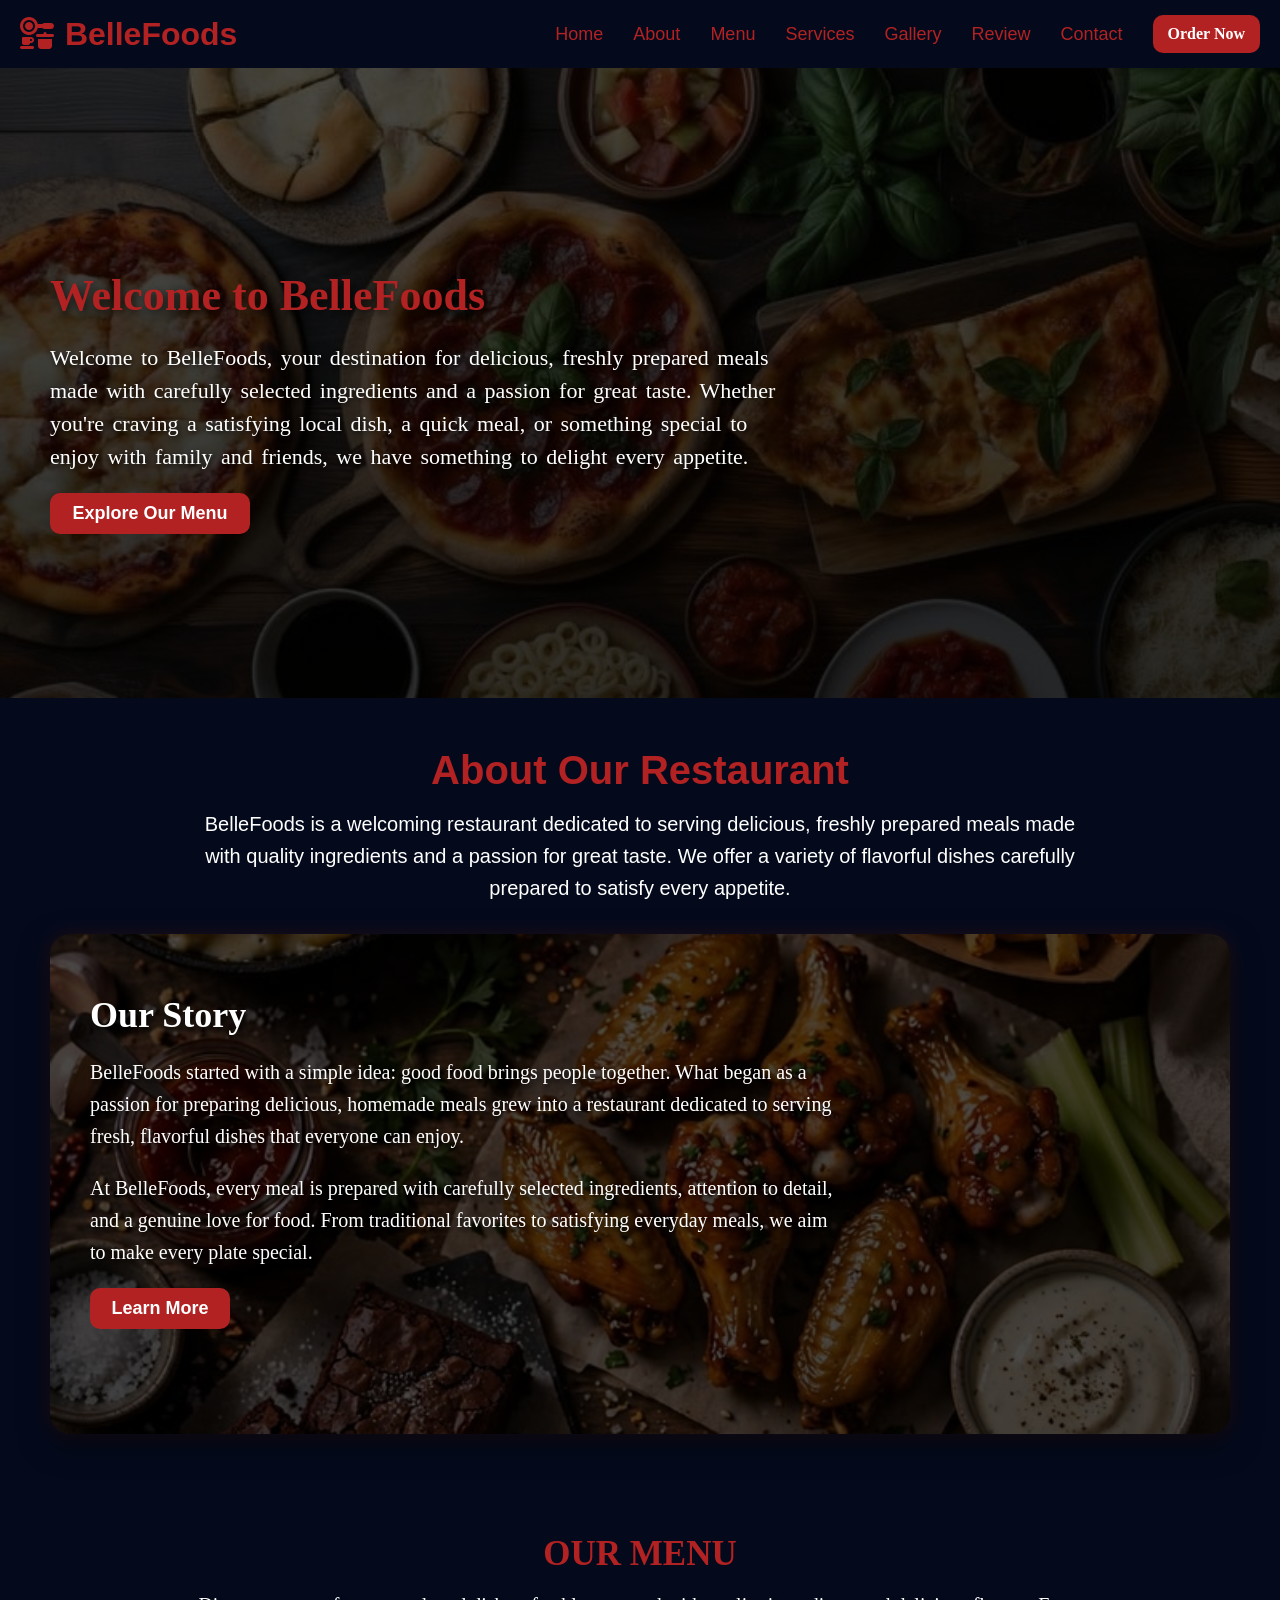
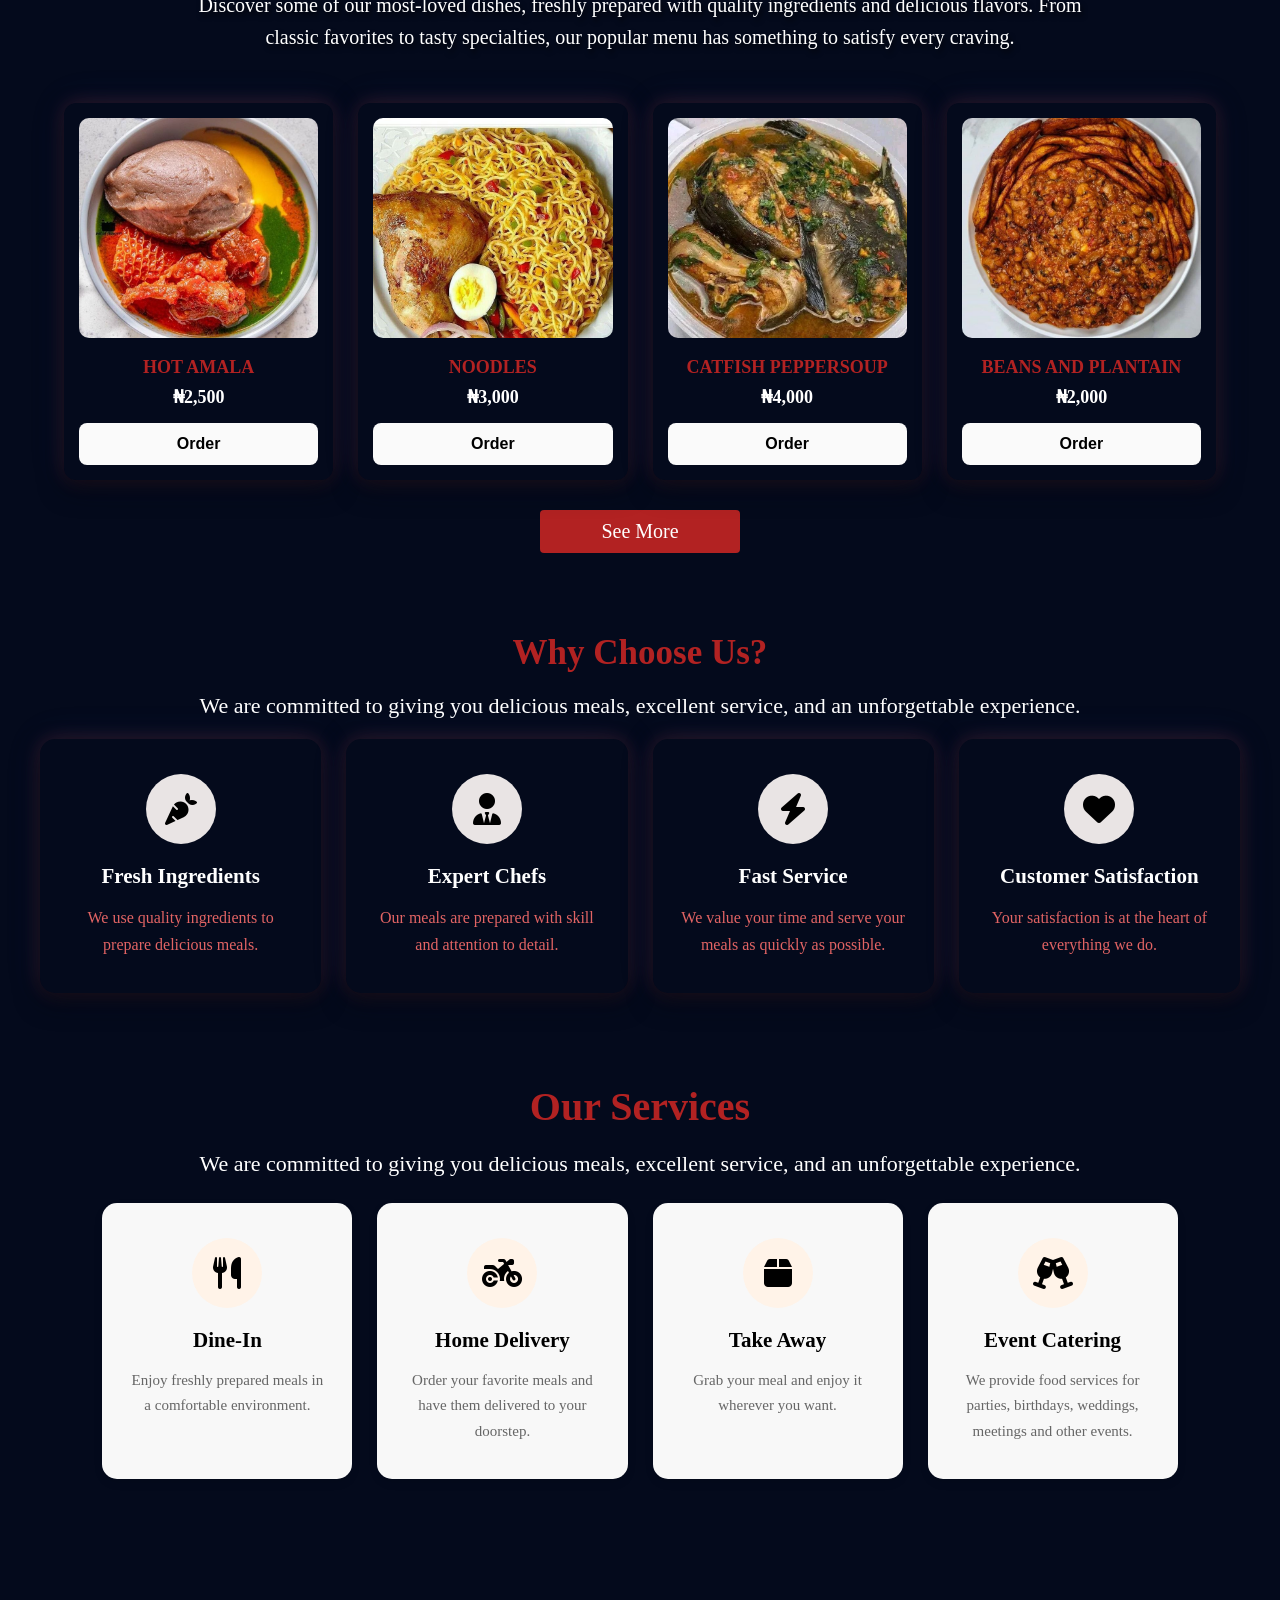
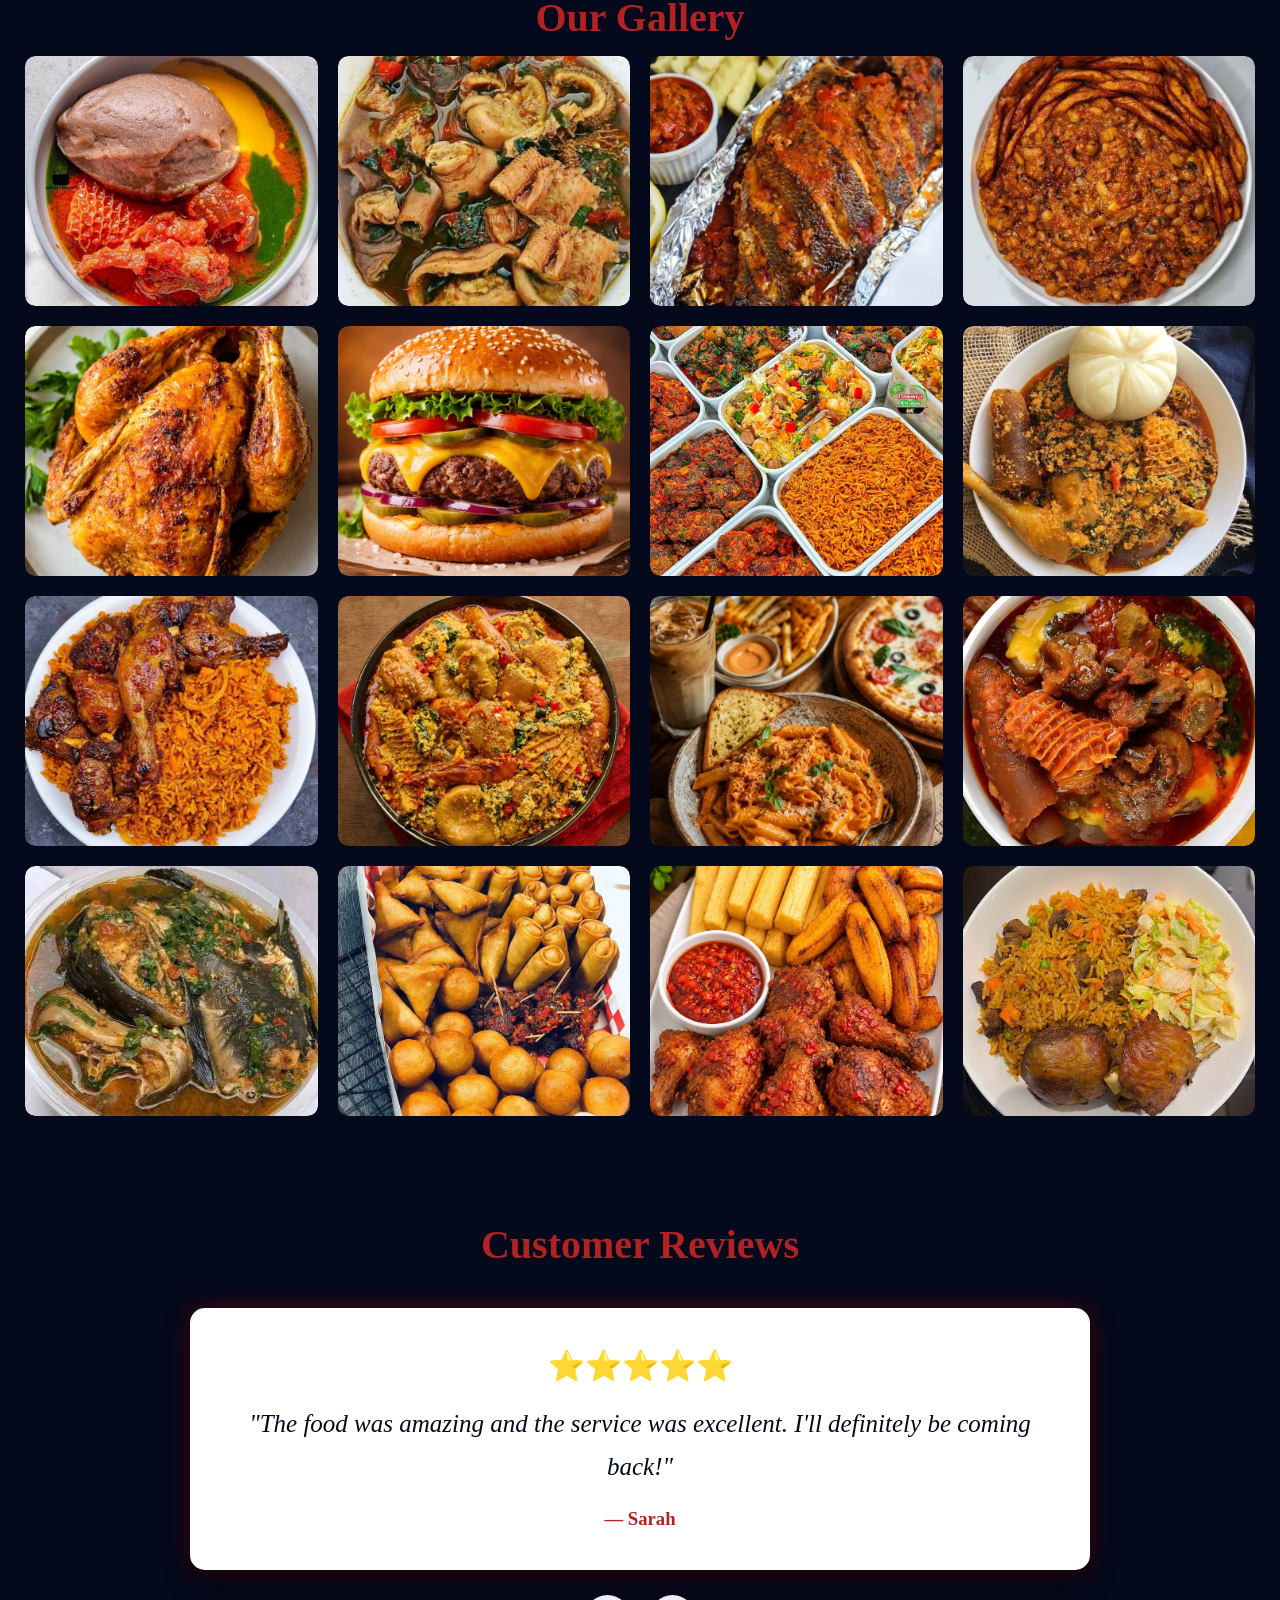
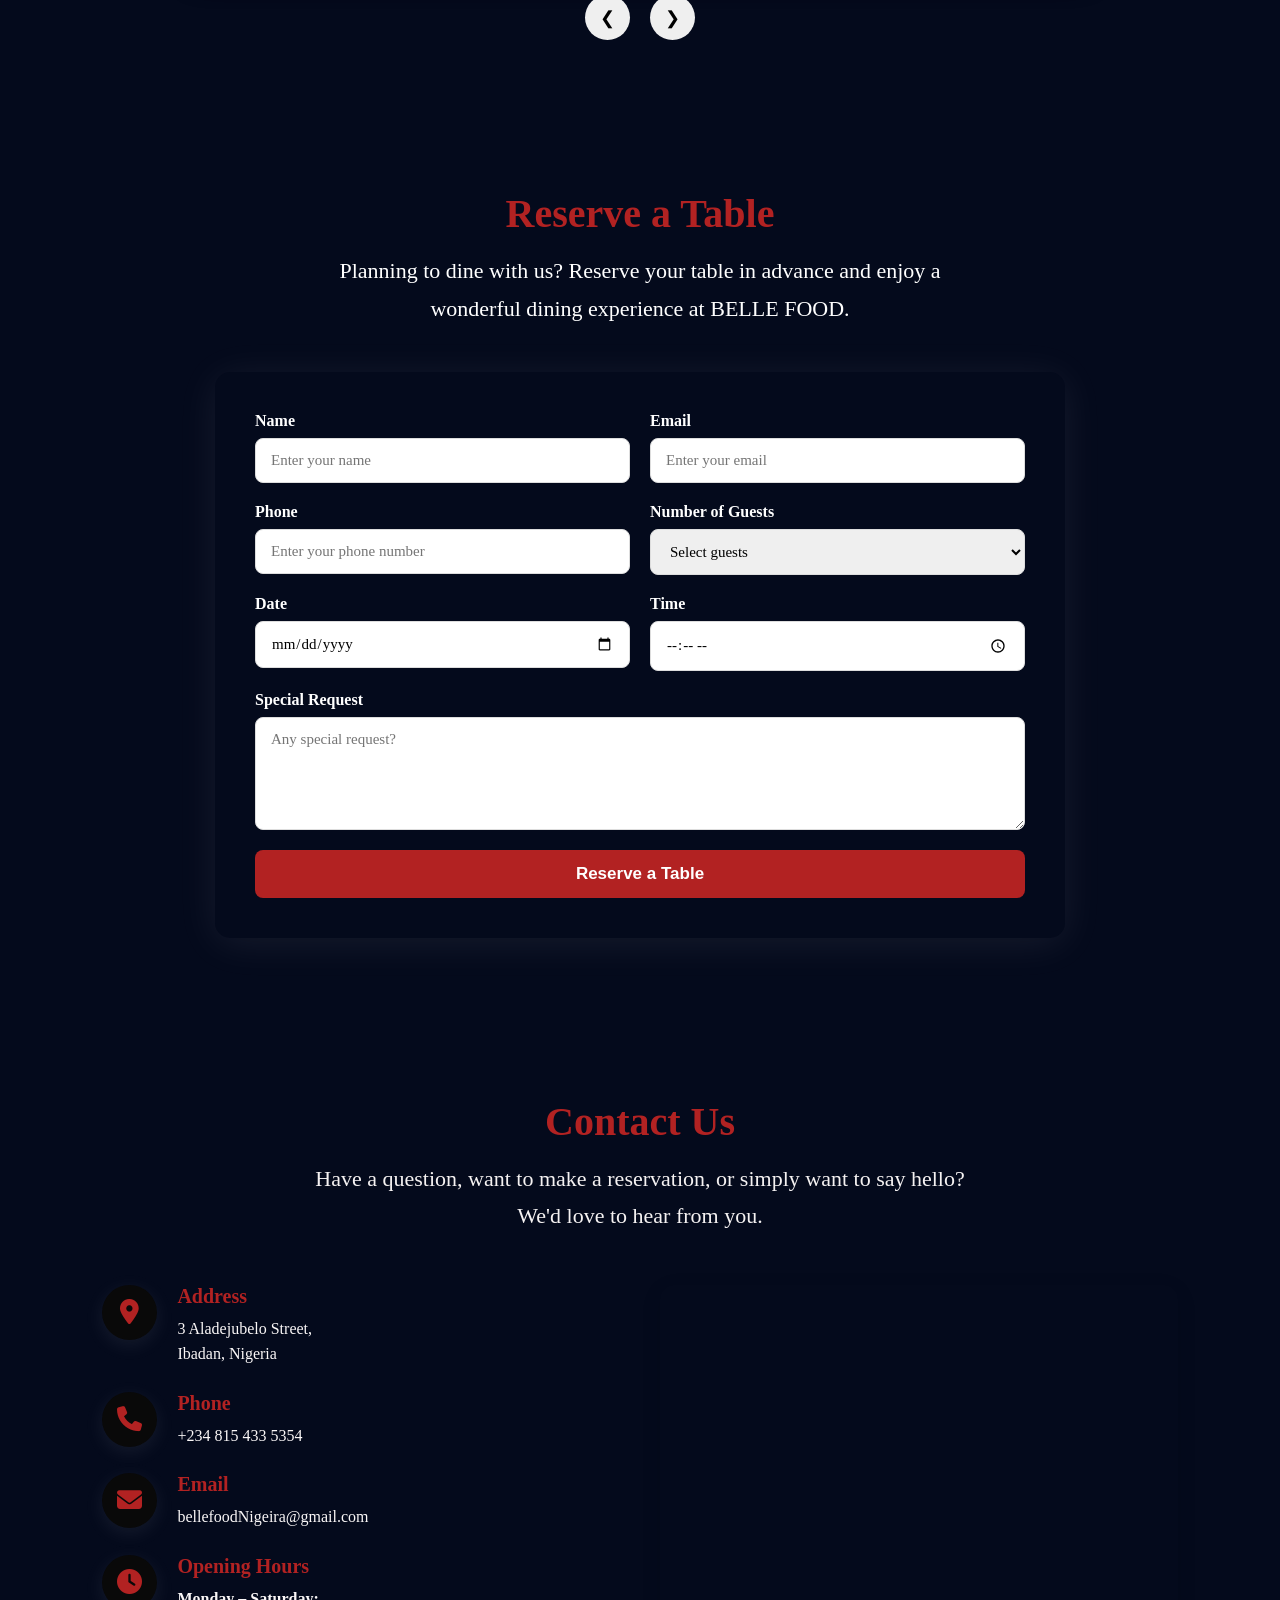
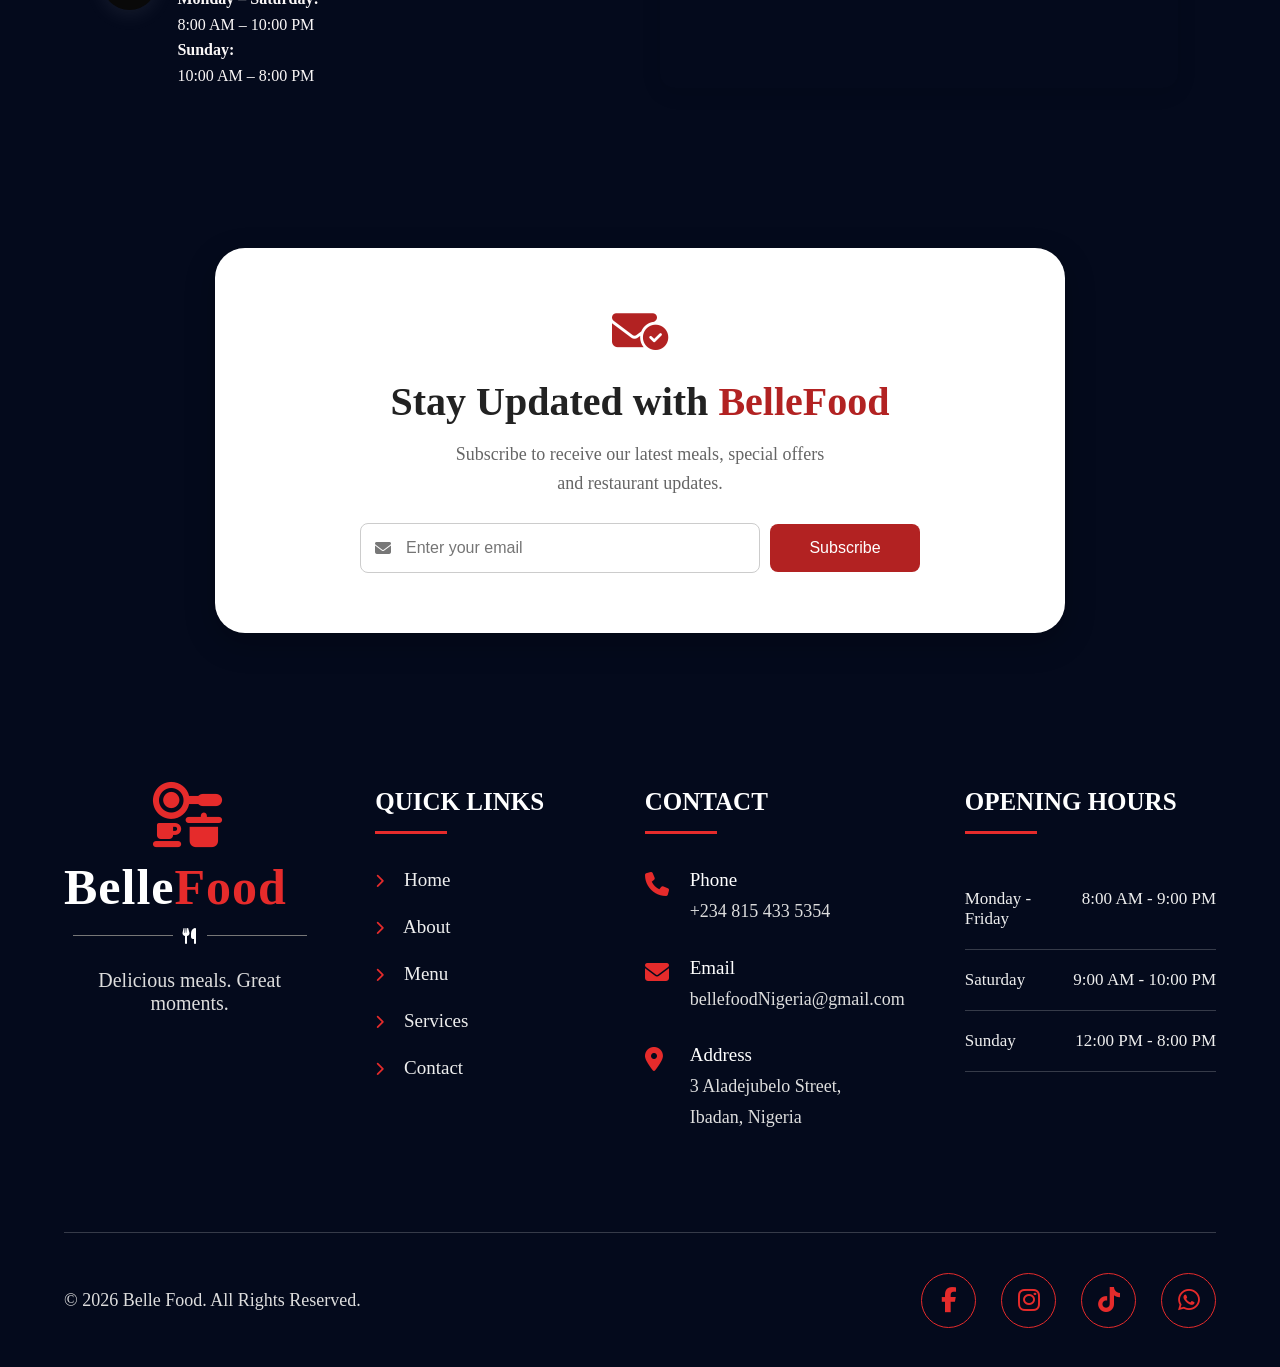
<file: index.html>
<!DOCTYPE html>
<html lang="en">
<head>
    <meta charset="UTF-8">
    <meta name="viewport" content="width=device-width, initial-scale=1.0">
    <title>BELLE FOOD</title>
    <link rel="stylesheet" href="food.css">
<link rel="stylesheet" href="cart.css">
    <link rel="stylesheet" href="https://cdnjs.cloudflare.com/ajax/libs/font-awesome/6.7.2/css/all.min.css">
    <link rel="stylesheet" href="https://unpkg.com/aos@2.3.4/dist/aos.css">
</head>
<body id="home">
    <div class="nav-container">
        <h1><i class="fa-solid fa-kitchen-set"></i> BelleFoods</h1>
        <div class="menu-toggle">
            <i class="fa-solid fa-bars"></i>
        </div>
        <ul class="nav-menu">
            <li><a href="#home">Home</a></li>
            <li><a href="#about">About</a></li>
            <li><a href="#menu">Menu</a></li>
            <li><a href="#services">Services</a></li>
            <li><a href="#gallery">Gallery</a></li>
            <li><a href="#review">Review</a></li>
            <li><a href="#contact">Contact</a></li>
            <a href="menu.html" class="btn order-btn-link">
    Order Now
    <span id="cartCount" class="cart-count">0</span>
</a>
        </ul>
    </div>
    <div class="hero">
    <div
        data-aos="zoom-in"
        data-aos-duration="1000"
        data-aos-delay="300"
        data-aos-offset="200"
        data-aos-easing="ease-in-out"
        data-aos-once="true">

        <h1>Welcome to BelleFoods</h1>

        <p>
            Welcome to BelleFoods, your destination for delicious,
            freshly prepared meals made with carefully selected
            ingredients and a passion for great taste. Whether you're
            craving a satisfying local dish, a quick meal, or something
            special to enjoy with family and friends, we have something
            to delight every appetite.
        </p>

        <button>Explore Our Menu</button>

    </div>
</div>
    <section id="about">
        <div class="about" data-aos="fade-right">
            <h1>About Our Restaurant</h1>
            <p>BelleFoods is a welcoming restaurant dedicated to serving delicious, freshly prepared meals made with quality ingredients and a passion for great taste. We offer a variety of flavorful dishes carefully prepared to satisfy every appetite. </p>
            <div class="about-container">
                <h1>Our Story</h1>
                <p>BelleFoods started with a simple idea: good food brings people together. What began as a passion for preparing delicious, homemade meals grew into a restaurant dedicated to serving fresh, flavorful dishes that everyone can enjoy.</p>
                <p>At BelleFoods, every meal is prepared with carefully selected ingredients, attention to detail, and a genuine love for food. From traditional favorites to satisfying everyday meals, we aim to make every plate special.</p>
                <button class="btn">Learn More</button>
            </div>
        </div>
    </section>
    <section id="menu">
        <div class="menu" data-aos="zoom-in" data-aos-duration="1000">
            <h1>OUR MENU</h1>
            <p>Discover some of our most-loved dishes, freshly prepared with quality ingredients and delicious flavors. From classic favorites to tasty specialties, our popular menu has something to satisfy every craving.</p>
            <div id="menuList">
            </div>
             <a href="menu.html" class="btn-see-more">See More</a>
         </div>
    </section>
    <section id="whychooseus">
        <div class="whychooseus">
           <h1>Why Choose Us?</h1>
            <p>
               We are committed to giving you delicious meals,
               excellent service, and an unforgettable experience.
           </p>
           <div id="whyContainer">
   
           </div>
          
        </div>
    </section>
     <section id="services">
         <div class="services">
            <h1>Our Services</h1>
             <p>
                We are committed to giving you delicious meals,
                excellent service, and an unforgettable experience.
            </p>
            <div id="servicesContainer">
    
            </div>
         </div>
     </section>
     <section id="gallery">
         <div class="gallery-container">
            <h1 data-aos="fade-up">Our Gallery</h1>
            <div class="gallery">
                <a href="images/amala.jpg"><img src="images/amala.jpg" alt="amala"></a>
                 <a href="images/assorted.jpg"><img src="images/assorted.jpg" alt="assorted"></a>
                 <a href="images/barb.jpg"><img src="images/barb.jpg" alt="barbecue"></a>
                 <a href="images/beans.jpg"><img src="images/beans.jpg" alt="beans"></a>
                <a href="images/full chicken.jpg"><img src="images/full chicken.jpg" alt="chicken"></a>
                 <a href="images/Hamburger.jpg"><img src="images/Hamburger.jpg" alt="hamburger"></a>
                 <a href="images/Hero food .jpg"><img src="images/Hero food .jpg" alt="herofood"></a>
                 <a href="images/iyan and egusi.jpg"><img src="images/iyan and egusi.jpg" alt="iyan"></a>
                 <a href="images/jollof.jpg"><img src="images/jollof.jpg" alt="jollof"></a>
                 <a href="images/egusi.jpg"><img src="images/egusi.jpg" alt="noodles"></a>
                 <a href="images/hero.jpg"><img src="images/hero.jpg" alt="hero"></a>
                 <a href="images/ama.jpg"><img src="images/ama.jpg" alt="ama"></a>
                 <a href="images/peppersoup.jpg"><img src="images/peppersoup.jpg" alt="pepper"></a>
                 <a href="images/small.jpg"><img src="images/small.jpg" alt="small"></a>
                 <a href="images/snack.jpg"><img src="images/snack.jpg" alt="snack"></a>
                 <a href="images/rice.jpg"><img src="images/rice.jpg" alt="rice"></a>
            </div> 
         </div>
     </section>
    <section class="reviews" id="review">

    <h1 data-aos="fade-up" data-aos-delay="100">Customer Reviews</h1>

    <div id="reviewContainer"></div>

    <div class="review-buttons">
        <button id="prevBtn">❮</button>
        <button id="nextBtn">❯</button>
    </div>
</section>
<section class="reservation" id="reservation">

    <div class="reservation-header"  data-aos="fade-up">
        <h1>Reserve a Table</h1>

        <p>
            Planning to dine with us? Reserve your table in advance
            and enjoy a wonderful dining experience at BELLE FOOD.
        </p>
    </div>

    <div class="reservation-container">

        <form id="reservationForm">

            <div class="form-row">

                <div class="form-group">
                    <label for="name">Name</label>
                    <input
                        type="text"
                        id="name"
                        name="name"
                        placeholder="Enter your name"
                        required
                    >
                </div>

                <div class="form-group">
                    <label for="email">Email</label>
                    <input
                        type="email"
                        id="email"
                        name="email"
                        placeholder="Enter your email"
                        required
                    >
                </div>

            </div>


            <div class="form-row">

                <div class="form-group">
                    <label for="phone">Phone</label>
                    <input
                        type="tel"
                        id="phone"
                        name="phone"
                        placeholder="Enter your phone number"
                        required
                    >
                </div>

                <div class="form-group">
                    <label for="guests">Number of Guests</label>

                    <select id="guests" name="guests" required>

                        <option value="">Select guests</option>
                        <option value="1">1 Guest</option>
                        <option value="2">2 Guests</option>
                        <option value="3">3 Guests</option>
                        <option value="4">4 Guests</option>
                        <option value="5">5 Guests</option>
                        <option value="6">6 Guests</option>
                        <option value="7">7 Guests</option>
                        <option value="8">8 Guests</option>
                        <option value="9">9 Guests</option>
                        <option value="10">10+ Guests</option>

                    </select>
                </div>

            </div>


            <div class="form-row">

                <div class="form-group">
                    <label for="date">Date</label>

                    <input
                        type="date"
                        id="date"
                        name="date"
                        required
                    >
                </div>

                <div class="form-group">
                    <label for="time">Time</label>

                    <input
                        type="time"
                        id="time"
                        name="time"
                        required
                    >
                </div>

            </div>


            <div class="form-group">

                <label for="request">Special Request</label>

                <textarea
                    id="request"
                    name="request"
                    rows="5"
                    placeholder="Any special request?"
                ></textarea>

            </div>


            <button type="submit" class="reserve-btn">
                Reserve a Table
            </button>

        </form>

    </div>

</section>
<section class="contact" id="contact">

    <div class="contact-header" data-aos="fade-up">
        <h1>Contact Us</h1>

        <p>
            Have a question, want to make a reservation, or simply want to
            say hello? We'd love to hear from you.
        </p>
    </div>

    <div class="contact-container">

        <!-- Contact Information -->
        <div class="contact-info" >

    <div class="contact-item" data-aos="fade-right"
                 data-aos-duration="1000"
                 data-aos-delay="100">
        <div class="contact-icon">
            <i class="fa-solid fa-location-dot"></i>
        </div>

        <div>
            <h3>Address</h3>
            <p>
                3 Aladejubelo Street,<br>
                Ibadan, Nigeria
            </p>
        </div>
    </div>


    <div class="contact-item" data-aos="fade-right"
                 data-aos-duration="1000"
                 data-aos-delay="200">
        <div class="contact-icon">
            <i class="fa-solid fa-phone"></i>
        </div>

        <div>
            <h3>Phone</h3>
            <p>
                <a href="tel:+2348154335354">
                    +234 815 433 5354
                </a>
            </p>
        </div>
    </div>


    <div class="contact-item" data-aos="fade-right"
                 data-aos-duration="1000"
                 data-aos-delay="300">
        <div class="contact-icon">
            <i class="fa-solid fa-envelope"></i>
        </div>

        <div>
            <h3>Email</h3>
            <p>
                <a href="mailto:bellefoodNigeira@gmail.com">
                    bellefoodNigeira@gmail.com
                </a>
            </p>
        </div>
    </div>


    <div class="contact-item" data-aos="fade-right"
                 data-aos-duration="1000"
                 data-aos-delay="400">
        <div class="contact-icon">
            <i class="fa-solid fa-clock"></i>
        </div>

        <div>
            <h3>Opening Hours</h3>

            <p>
                <strong>Monday – Saturday:</strong><br>
                8:00 AM – 10:00 PM
            </p>

            <p>
                <strong>Sunday:</strong><br>
                10:00 AM – 8:00 PM
            </p>
        </div>
    </div>

</div>


        <!-- Google Maps -->
        <div class="map-container" data-aos="fade-left"
             data-aos-duration="1000"
             data-aos-delay="200">

            <iframe
                src="https://www.google.com/maps?q=Ibadan,Nigeria&output=embed"
                allowfullscreen=""
                loading="lazy"
                referrerpolicy="no-referrer-when-downgrade">
            </iframe>

        </div>

    </div>

</section>
<section class="newsletter">
    <div class="news">
        <i class="fa-solid fa-envelope-circle-check"></i>
        <h2>Stay Updated with <span>BelleFood</span></h2>
        <p>Subscribe to receive our latest meals, special offers<br>and restaurant updates.</p>
      
            <form class="news-form">

    <div class="email-input">
        <i class="fa-solid fa-envelope"></i>

        <input
            type="email"
            name="News"
            id="news"
            placeholder="Enter your email"
            required
        >
    </div>

    <button type="submit">
        Subscribe
    </button>

</form>
        
    </div>
</section>

<footer class="footer">

    <div class="footer-container">
        <div class="footer-about">

            <div class="chef-logo">
                <i class="fa-solid fa-kitchen-set"></i>
            </div>

            <h2>
                Belle<span>Food</span>
            </h2>

            <div class="logo-line">
                <span></span>
                <i class="fa-solid fa-utensils"></i>
                <span></span>
            </div>

            <p>
                Delicious meals. Great moments.
            </p>

        </div>


         <!-- QUICK LINKS  -->
        <div class="footer-links">

            <h3>QUICK LINKS</h3>

            <div class="heading-line"></div>

            <ul>

                <li>
                    <a href="#home">
                        <i class="fa-solid fa-chevron-right"></i>
                        Home
                    </a>
                </li>

                <li>
                    <a href="#about">
                        <i class="fa-solid fa-chevron-right"></i>
                        About
                    </a>
                </li>

                <li>
                    <a href="#menu">
                        <i class="fa-solid fa-chevron-right"></i>
                        Menu
                    </a>
                </li>

                <li>
                    <a href="#services">
                        <i class="fa-solid fa-chevron-right"></i>
                        Services
                    </a>
                </li>

                <li>
                    <a href="#contact">
                        <i class="fa-solid fa-chevron-right"></i>
                        Contact
                    </a>
                </li>

            </ul>

        </div>


     <!-- CONTACT -->
        <div class="footer-contact">

            <h3>CONTACT</h3>

            <div class="heading-line"></div>


            <div class="contact-detail">

                <i class="fa-solid fa-phone"></i>

                <div>
                    <p>Phone</p>
                    <span>+234 815 433 5354</span>
                </div>

            </div>


            <div class="contact-detail">

                <i class="fa-solid fa-envelope"></i>

                <div>
                    <p>Email</p>
                    <span>bellefoodNigeria@gmail.com</span>
                </div>

            </div>


            <div class="contact-detail">

                <i class="fa-solid fa-location-dot"></i>

                <div>
                    <p>Address</p>
                    <span>
                        3 Aladejubelo Street,<br>
                        Ibadan, Nigeria
                    </span>
                </div>

            </div>

        </div>


        <!-- OPENING HOURS  -->
        <div class="footer-hours">

            <h3>OPENING HOURS</h3>

            <div class="heading-line"></div>


            <div class="hours-row">

                <span>Monday - Friday</span>

                <span>8:00 AM - 9:00 PM</span>

            </div>


            <div class="hours-row">

                <span>Saturday</span>

                <span>9:00 AM - 10:00 PM</span>

            </div>


            <div class="hours-row">

                <span>Sunday</span>

                <span>12:00 PM - 8:00 PM</span>

            </div>

        </div>

    </div>


    <!-- <BOTTOM FOOTER  -->

    <div class="footer-bottom">

        <p>
            © 2026 Belle Food. All Rights Reserved.
        </p>


        <div class="social-icons">

            <a href="#" aria-label="Facebook">
                <i class="fa-brands fa-facebook-f"></i>
            </a>

            <a href="#" aria-label="Instagram">
                <i class="fa-brands fa-instagram"></i>
            </a>

            <a href="#" aria-label="TikTok">
                <i class="fa-brands fa-tiktok"></i>
            </a>

            <a href="#" aria-label="WhatsApp">
                <i class="fa-brands fa-whatsapp"></i>
            </a>

        </div>

    </div>

</footer>
</body>
<script src="https://unpkg.com/aos@2.3.1/dist/aos.js"></script>
<script src="cart.js"></script>
<script src="food.js"></script>

<script>
  AOS.init({
    duration: 1000,
    once: true
  });
</script>
</html>
</file>
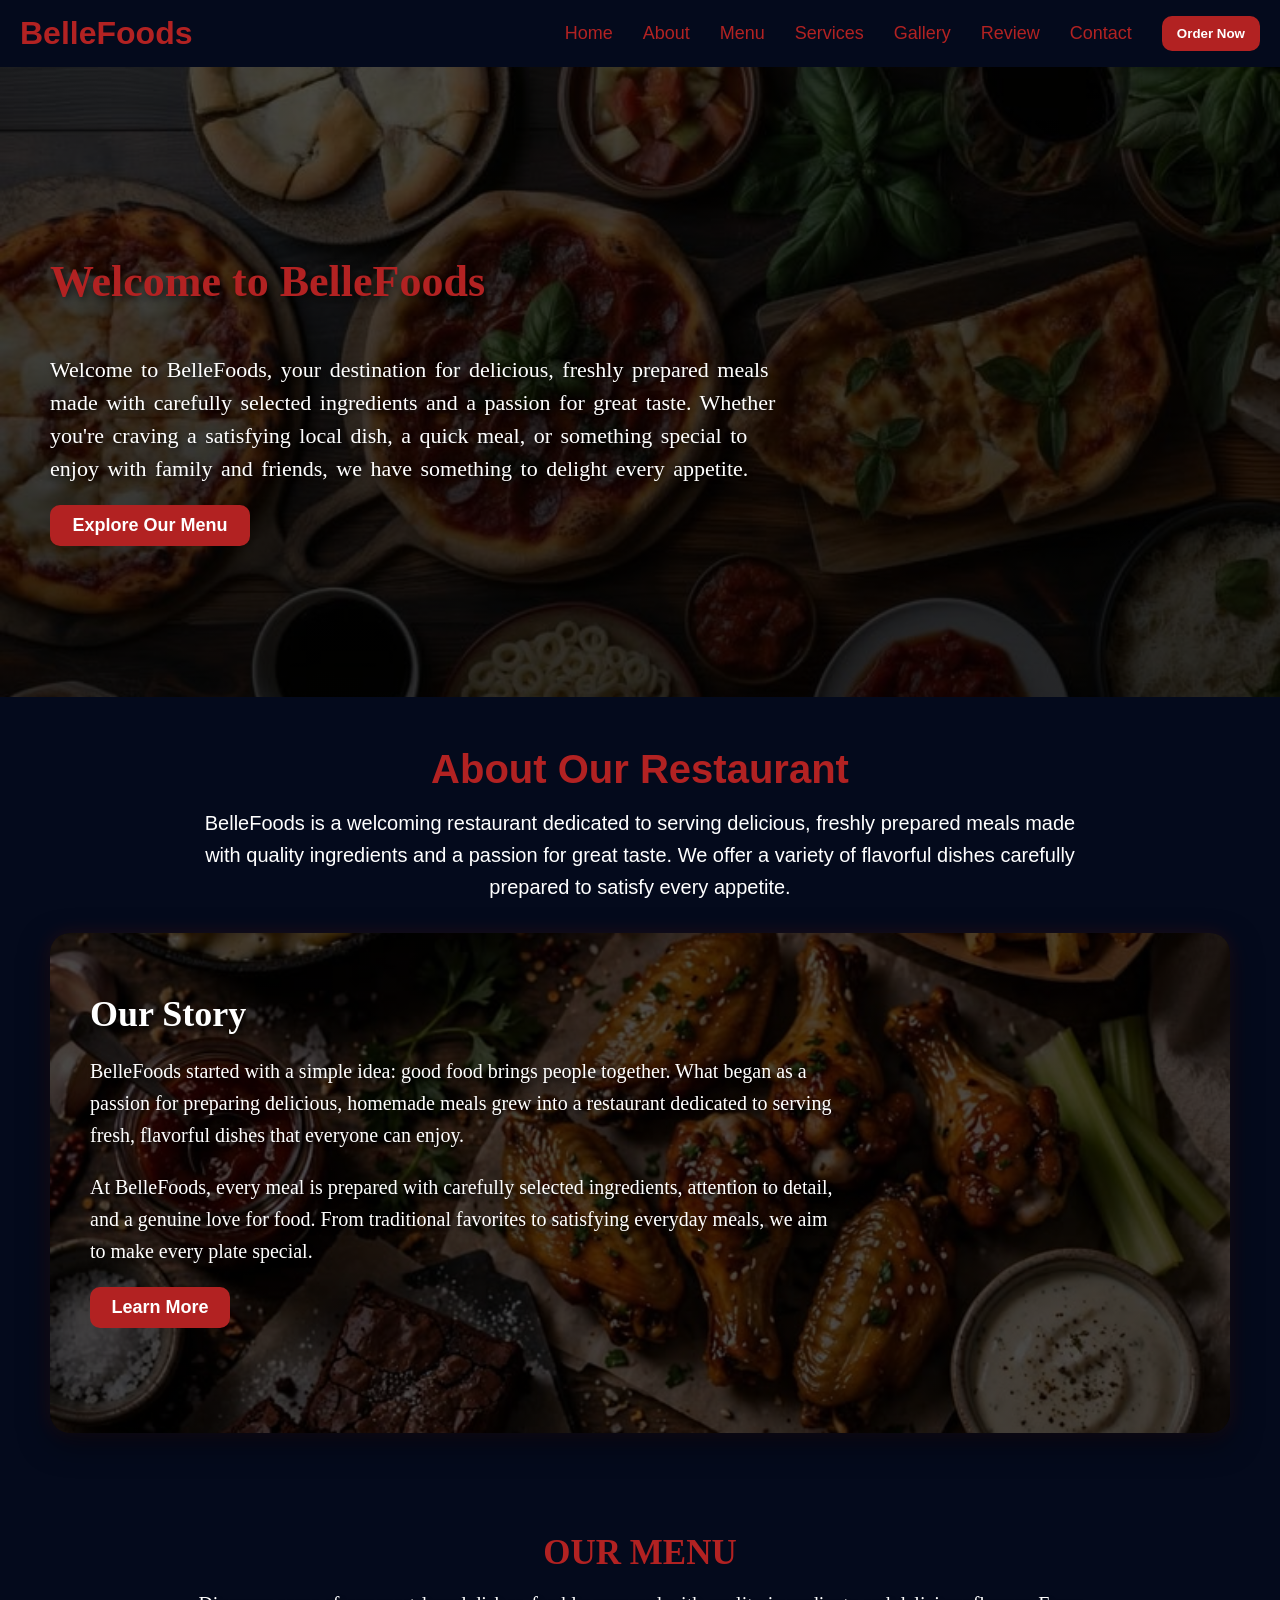
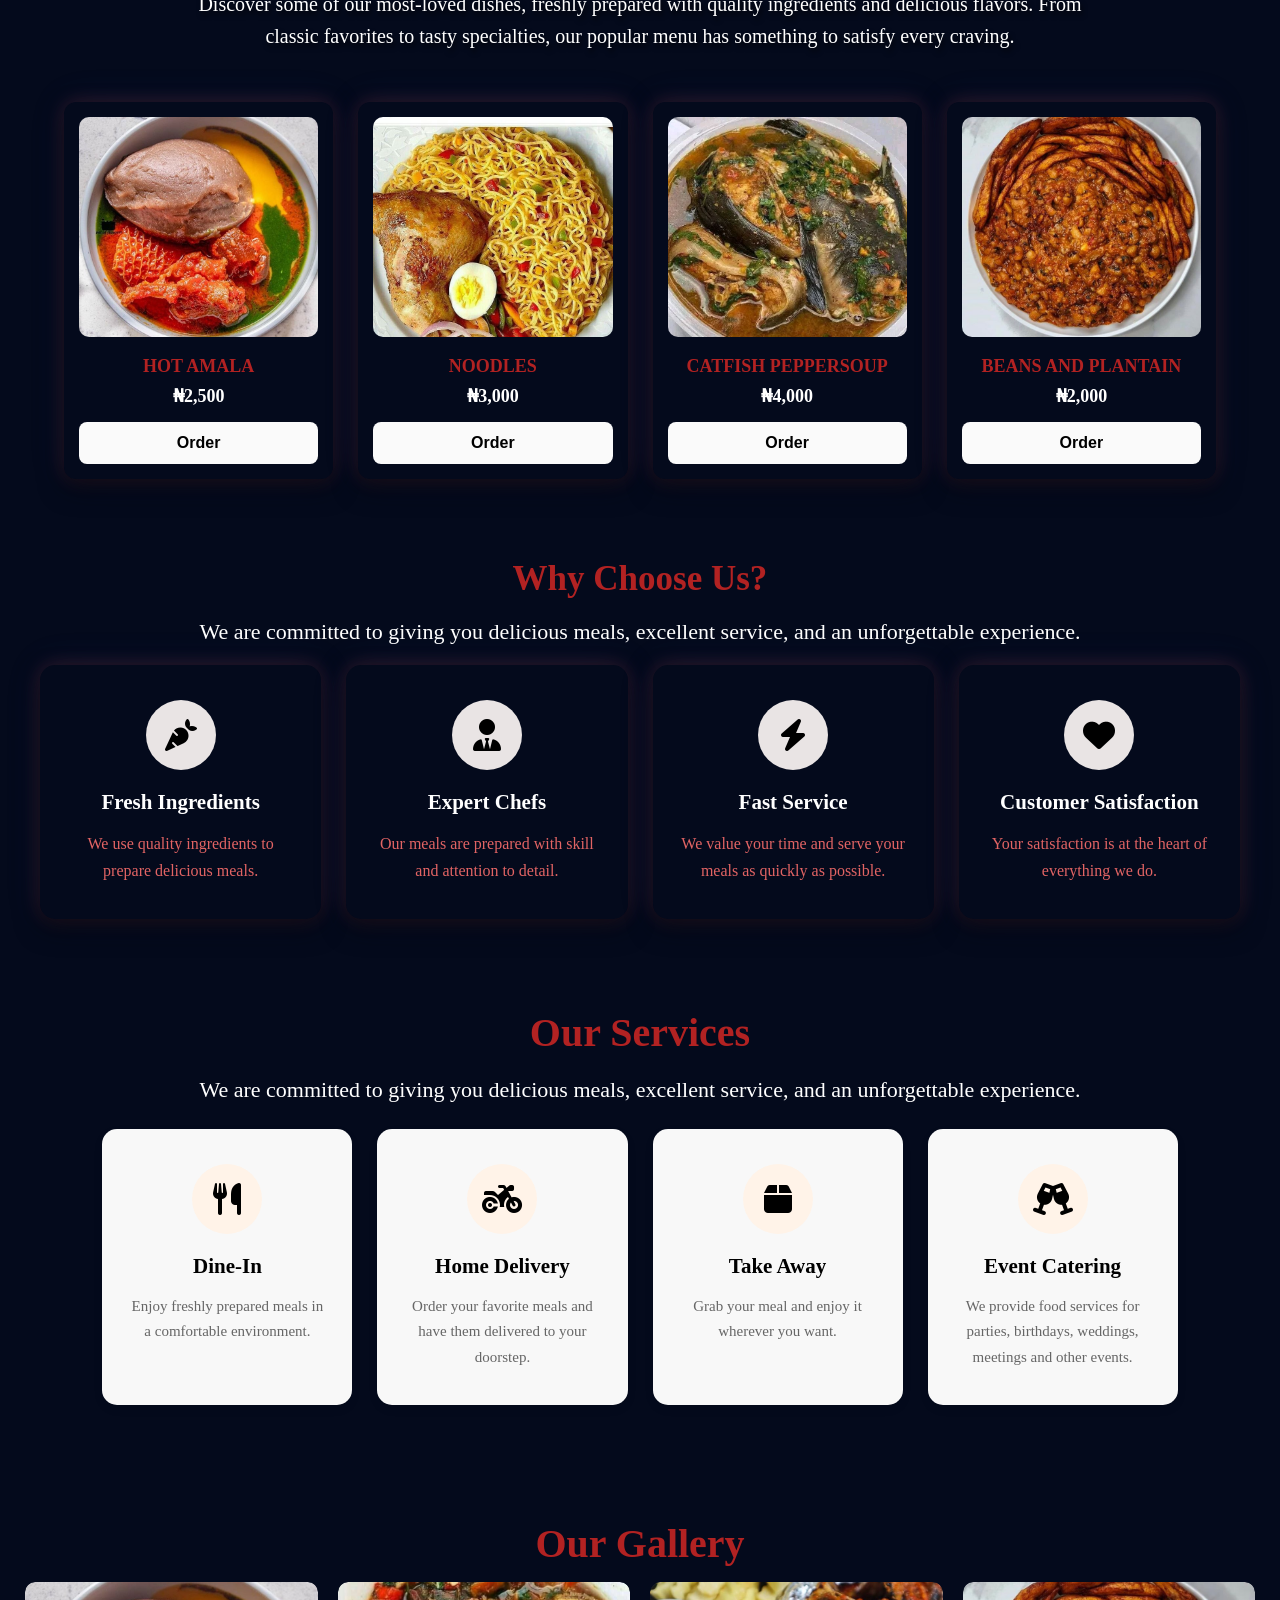
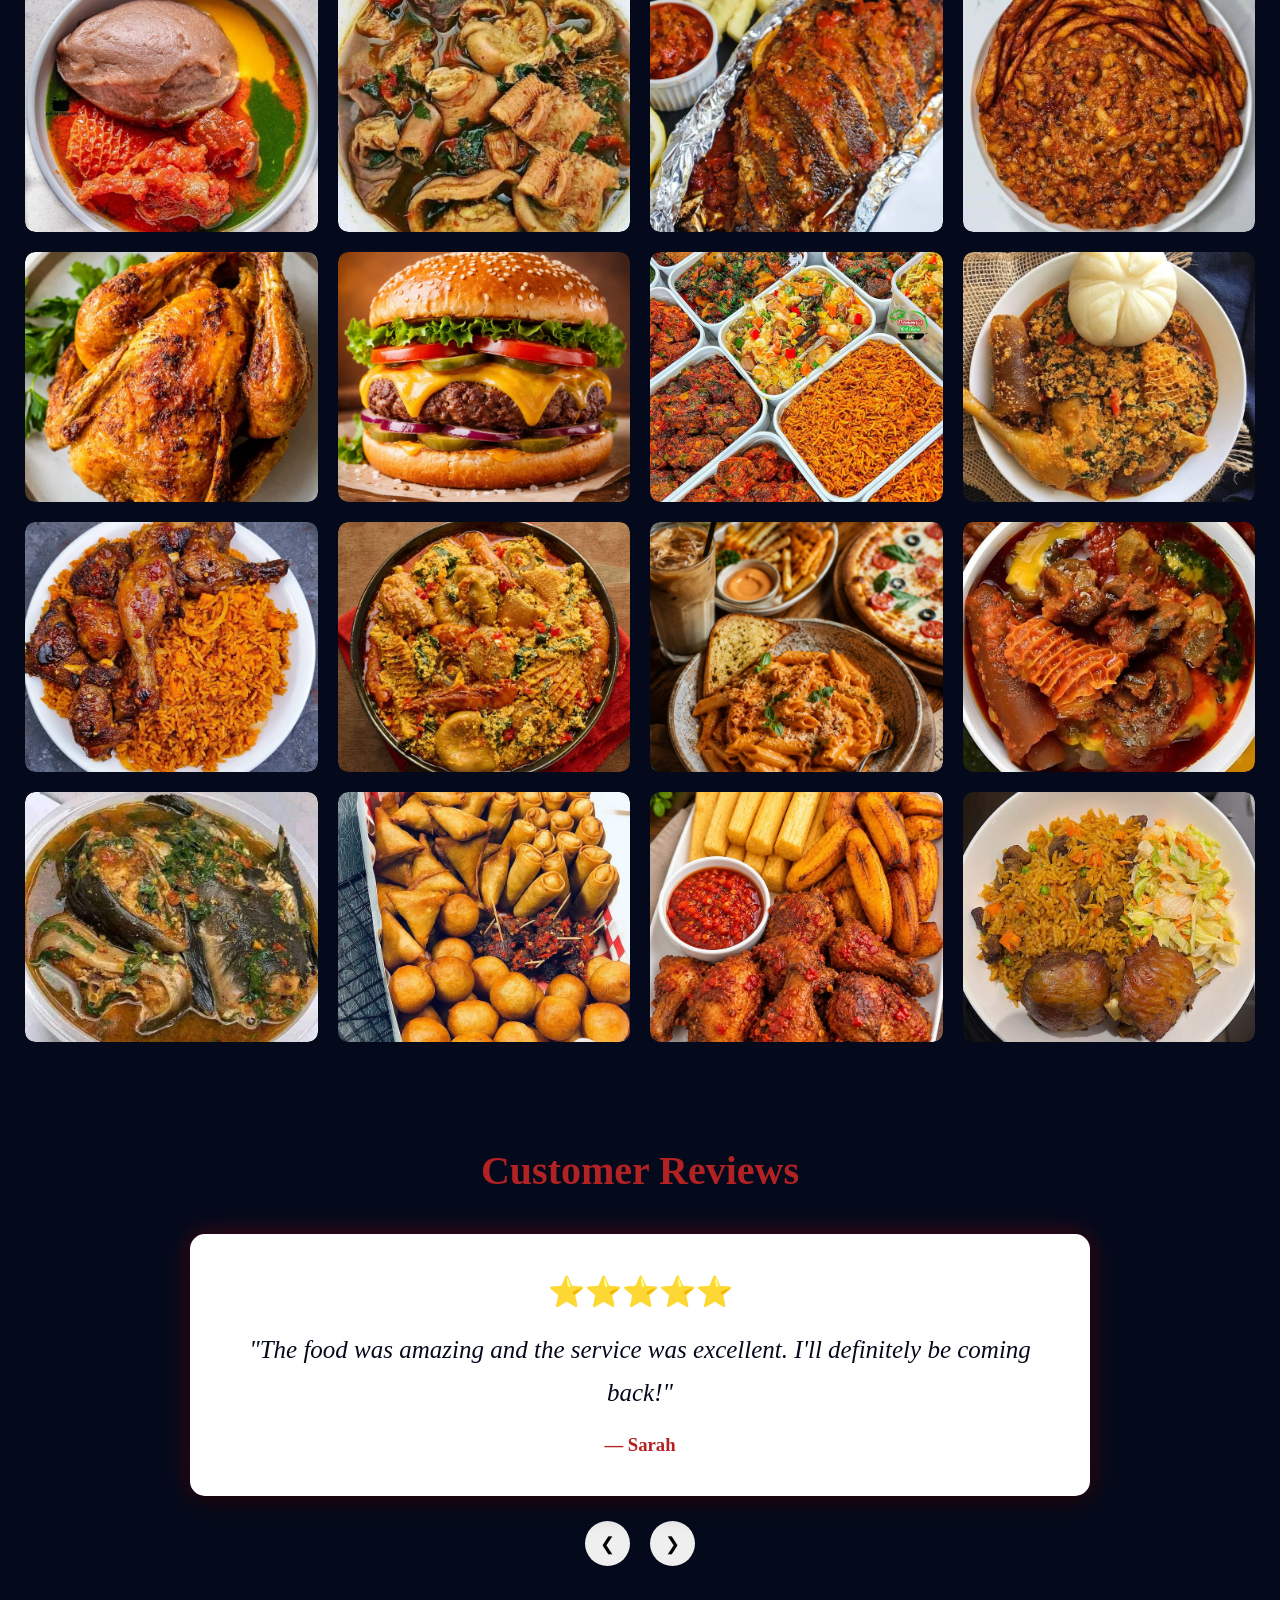
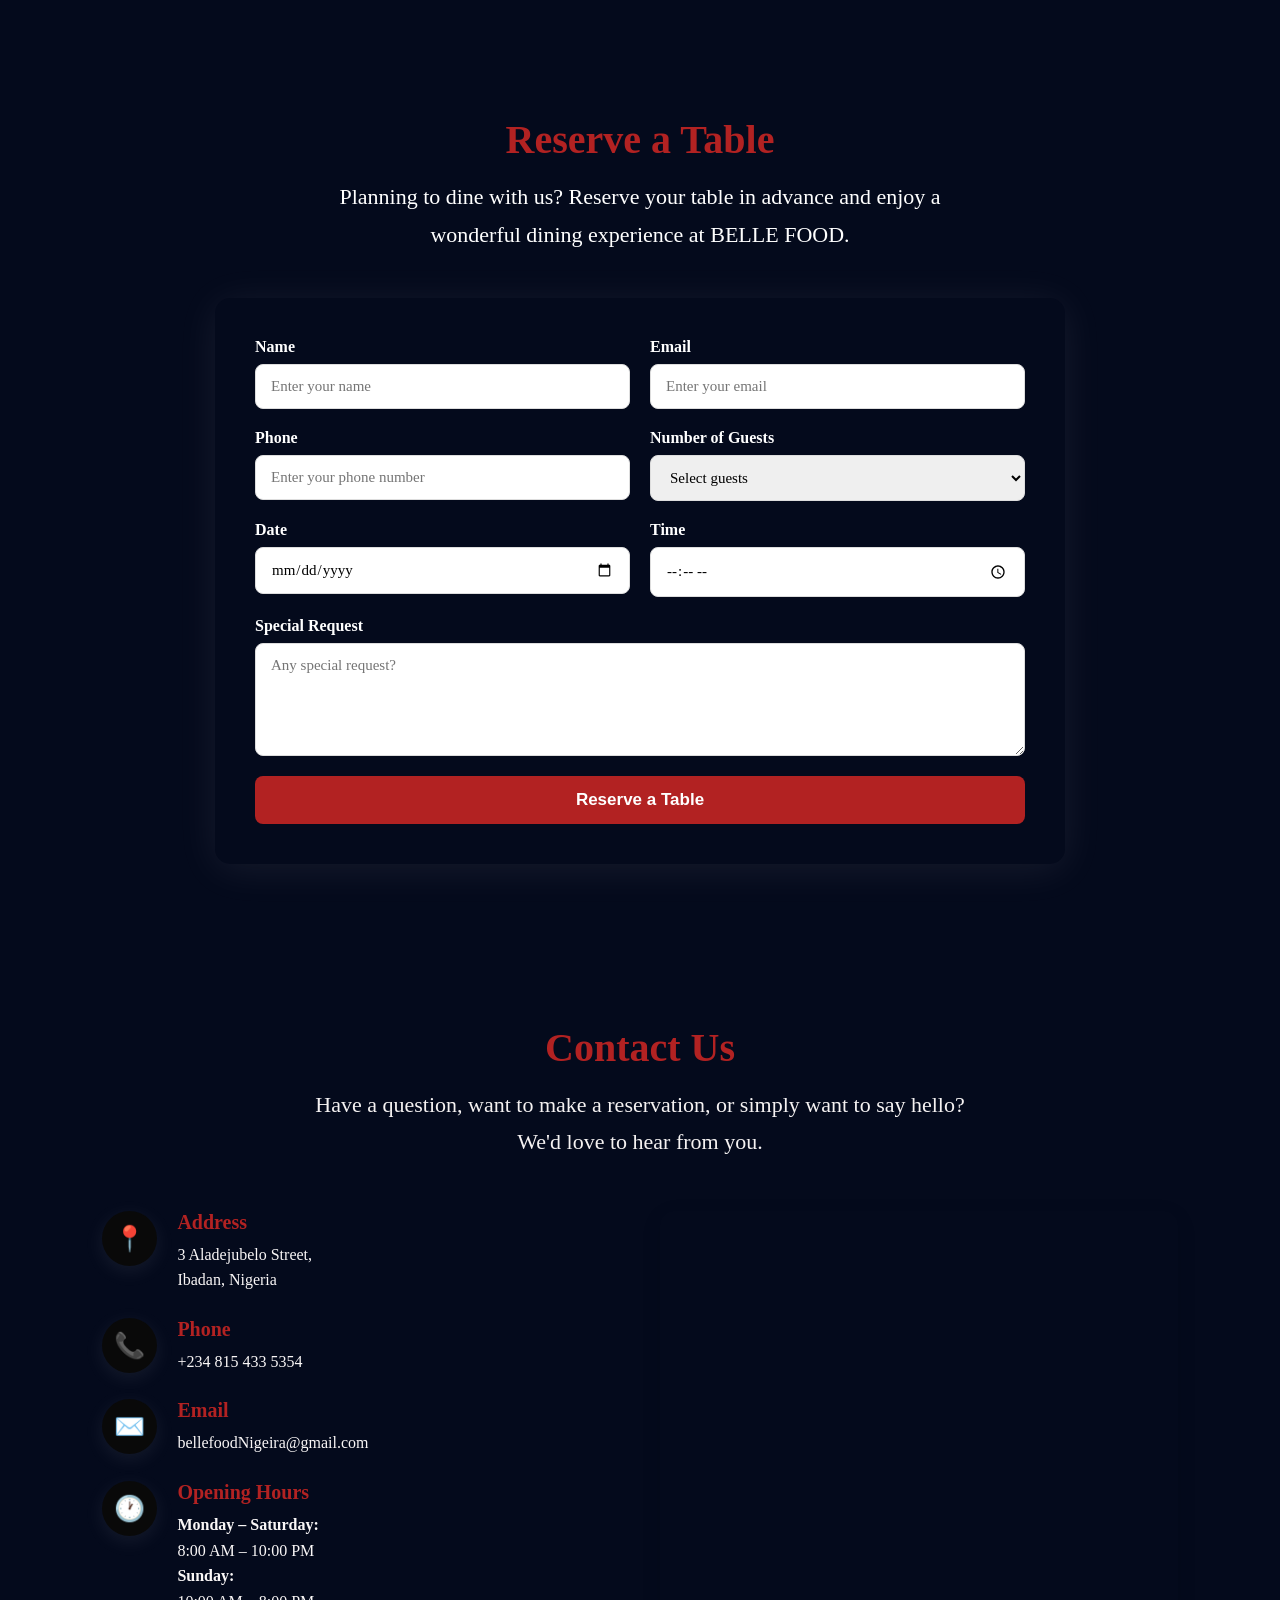
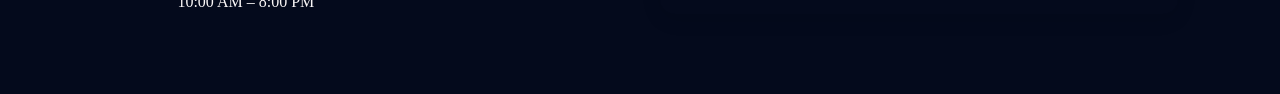
<file: food.html>
<!DOCTYPE html>
<html lang="en">
<head>
    <meta charset="UTF-8">
    <meta name="viewport" content="width=device-width, initial-scale=1.0">
    <title>BELLE FOOD</title>
    <link rel="stylesheet" href="food.css">
    <link rel="stylesheet" href="https://cdnjs.cloudflare.com/ajax/libs/font-awesome/6.7.2/css/all.min.css">
    <link rel="stylesheet" href="https://unpkg.com/aos@2.3.4/dist/aos.css">
</head>
<body id="home">
    <div class="nav-container">
        <h1>BelleFoods</h1>
        <div class="menu-toggle">
            <i class="fa-solid fa-bars"></i>
        </div>
        <ul class="nav-menu">
            <li><a href="#home">Home</a></li>
            <li><a href="#about">About</a></li>
            <li><a href="#menu">Menu</a></li>
            <li><a href="#services">Services</a></li>
            <li><a href="#gallery">Gallery</a></li>
            <li><a href="#review">Review</a></li>
            <li><a href="#contact">Contact</a></li>
            <button class="btn">Order Now</button>
        </ul>
    </div>
    <div class="hero">
        <div data-aos="zoom-in" data-aos-duration="1000"
    data-aos-delay="300"
    data-aos-offset="200"
    data-aos-easing="ease-in-out"
    data-aos-once="true">
            <h1>Welcome to BelleFoods</h1><br>
            <p>Welcome to BelleFoods, your destination for delicious, freshly prepared meals made with carefully selected ingredients and a passion for great taste. Whether you're craving a satisfying local dish, a quick meal, or something special to enjoy with family and friends, we have something to delight every appetite.</p>
            <button>Explore Our Menu</button>
        </div>
    </div>
    <section id="about">
        <div class="about" data-aos="fade-right">
            <h1>About Our Restaurant</h1>
            <p>BelleFoods is a welcoming restaurant dedicated to serving delicious, freshly prepared meals made with quality ingredients and a passion for great taste. We offer a variety of flavorful dishes carefully prepared to satisfy every appetite. </p>
            <div class="about-container">
                <h1>Our Story</h1>
                <p>BelleFoods started with a simple idea: good food brings people together. What began as a passion for preparing delicious, homemade meals grew into a restaurant dedicated to serving fresh, flavorful dishes that everyone can enjoy.</p>
                <p>At BelleFoods, every meal is prepared with carefully selected ingredients, attention to detail, and a genuine love for food. From traditional favorites to satisfying everyday meals, we aim to make every plate special.</p>
                <button class="btn">Learn More</button>
            </div>
        </div>
    </section>
    <section id="menu">
        <div class="menu" data-aos="zoom-in" data-aos-duration="1000">
            <h1>OUR MENU</h1>
            <p>Discover some of our most-loved dishes, freshly prepared with quality ingredients and delicious flavors. From classic favorites to tasty specialties, our popular menu has something to satisfy every craving.</p>
            <div id="menuList">
            </div>
         </div>
    </section>
     <div class="whychooseus">
        <h1>Why Choose Us?</h1>
         <p>
            We are committed to giving you delicious meals,
            excellent service, and an unforgettable experience.
        </p>
        <div id="whyContainer">

        </div>
     </div>
     <section id="services">
         <div class="services">
            <h1>Our Services</h1>
             <p>
                We are committed to giving you delicious meals,
                excellent service, and an unforgettable experience.
            </p>
            <div id="servicesContainer">
    
            </div>
         </div>
     </section>
     <section id="gallery">
         <div class="gallery-container">
            <h1 data-aos="fade-up">Our Gallery</h1>
            <div class="gallery">
                <a href="images/amala.jpg"><img src="images/amala.jpg" alt="amala"></a>
                 <a href="images/assorted.jpg"><img src="images/assorted.jpg" alt="assorted"></a>
                 <a href="images/barb.jpg"><img src="images/barb.jpg" alt="barbecue"></a>
                 <a href="images/beans.jpg"><img src="images/beans.jpg" alt="beans"></a>
                <a href="images/full chicken.jpg"><img src="images/full chicken.jpg" alt="chicken"></a>
                 <a href="images/Hamburger.jpg"><img src="images/Hamburger.jpg" alt="hamburger"></a>
                 <a href="images/Hero food .jpg"><img src="images/Hero food .jpg" alt="herofood"></a>
                 <a href="images/iyan and egusi.jpg"><img src="images/iyan and egusi.jpg" alt="iyan"></a>
                 <a href="images/jollof.jpg"><img src="images/jollof.jpg" alt="jollof"></a>
                 <a href="images/egusi.jpg"><img src="images/egusi.jpg" alt="noodles"></a>
                 <a href="images/hero.jpg"><img src="images/hero.jpg" alt="hero"></a>
                 <a href="images/ama.jpg"><img src="images/ama.jpg" alt="ama"></a>
                 <a href="images/peppersoup.jpg"><img src="images/peppersoup.jpg" alt="pepper"></a>
                 <a href="images/small.jpg"><img src="images/small.jpg" alt="small"></a>
                 <a href="images/snack.jpg"><img src="images/snack.jpg" alt="snack"></a>
                 <a href="images/rice.jpg"><img src="images/rice.jpg" alt="rice"></a>
            </div> 
         </div>
     </section>
    <section class="reviews" id="review">

    <h1 data-aos="fade-up" data-aos-delay="100">Customer Reviews</h1>

    <div id="reviewContainer" data-aos="fade-right" data-aos-delay="200"></div>

    <div class="review-buttons">
        <button id="prevBtn">❮</button>
        <button id="nextBtn">❯</button>
    </div>
</section>
<section class="reservation" id="reservation">

    <div class="reservation-header">
        <h1>Reserve a Table</h1>

        <p>
            Planning to dine with us? Reserve your table in advance
            and enjoy a wonderful dining experience at BELLE FOOD.
        </p>
    </div>

    <div class="reservation-container">

        <form id="reservationForm">

            <div class="form-row">

                <div class="form-group">
                    <label for="name">Name</label>
                    <input
                        type="text"
                        id="name"
                        name="name"
                        placeholder="Enter your name"
                        required
                    >
                </div>

                <div class="form-group">
                    <label for="email">Email</label>
                    <input
                        type="email"
                        id="email"
                        name="email"
                        placeholder="Enter your email"
                        required
                    >
                </div>

            </div>


            <div class="form-row">

                <div class="form-group">
                    <label for="phone">Phone</label>
                    <input
                        type="tel"
                        id="phone"
                        name="phone"
                        placeholder="Enter your phone number"
                        required
                    >
                </div>

                <div class="form-group">
                    <label for="guests">Number of Guests</label>

                    <select id="guests" name="guests" required>

                        <option value="">Select guests</option>
                        <option value="1">1 Guest</option>
                        <option value="2">2 Guests</option>
                        <option value="3">3 Guests</option>
                        <option value="4">4 Guests</option>
                        <option value="5">5 Guests</option>
                        <option value="6">6 Guests</option>
                        <option value="7">7 Guests</option>
                        <option value="8">8 Guests</option>
                        <option value="9">9 Guests</option>
                        <option value="10">10+ Guests</option>

                    </select>
                </div>

            </div>


            <div class="form-row">

                <div class="form-group">
                    <label for="date">Date</label>

                    <input
                        type="date"
                        id="date"
                        name="date"
                        required
                    >
                </div>

                <div class="form-group">
                    <label for="time">Time</label>

                    <input
                        type="time"
                        id="time"
                        name="time"
                        required
                    >
                </div>

            </div>


            <div class="form-group">

                <label for="request">Special Request</label>

                <textarea
                    id="request"
                    name="request"
                    rows="5"
                    placeholder="Any special request?"
                ></textarea>

            </div>


            <button type="submit" class="reserve-btn">
                Reserve a Table
            </button>

        </form>

    </div>

</section>
<section class="contact" id="contact">

    <div class="contact-header">
        <h1>Contact Us</h1>

        <p>
            Have a question, want to make a reservation, or simply want to
            say hello? We'd love to hear from you.
        </p>
    </div>

    <div class="contact-container">

        <!-- Contact Information -->
        <div class="contact-info">

            <div class="contact-item">
                <div class="contact-icon">📍</div>

                <div>
                    <h3>Address</h3>
                    <p>
                        3 Aladejubelo Street,<br>
                        Ibadan, Nigeria
                    </p>
                </div>
            </div>


            <div class="contact-item">
                <div class="contact-icon">📞</div>

                <div>
                    <h3>Phone</h3>
                    <p>
                        <a href="tel:+2348154335354">
                            +234 815 433 5354 
                        </a>
                    </p>
                </div>
            </div>


            <div class="contact-item">
                <div class="contact-icon">✉️</div>

                <div>
                    <h3>Email</h3>
                    <p>
                        <a href="mailto:bellefoodNigeira@gmail.com">
                            bellefoodNigeira@gmail.com
                        </a>
                    </p>
                </div>
            </div>


            <div class="contact-item">
                <div class="contact-icon">🕐</div>

                <div>
                    <h3>Opening Hours</h3>

                    <p>
                        <strong>Monday – Saturday:</strong><br>
                        8:00 AM – 10:00 PM
                    </p>

                    <p>
                        <strong>Sunday:</strong><br>
                        10:00 AM – 8:00 PM
                    </p>
                </div>

            </div>

        </div>


        <!-- Google Maps -->
        <div class="map-container">

            <iframe
                src="https://www.google.com/maps?q=Lagos,Nigeria&output=embed"
                allowfullscreen=""
                loading="lazy"
                referrerpolicy="no-referrer-when-downgrade">
            </iframe>

        </div>

    </div>

</section>
    <!-- <div class="image" data-aos="zoom-out" data-aos-duration="1000"
   
    data-aos-offset="200"
    data-aos-easing="ease-in-out"
    data-aos-once="true">
        <img src="images/Hero food .jpg" alt="Food1" class="img">
        <img src="images/hero.jpg" alt="food2" class="img">
    </div> -->
</body>
<script src="https://unpkg.com/aos@2.3.1/dist/aos.js"></script>
<script src="food.js"></script>

<script>
  AOS.init({
    duration: 2000,
    once: true
  });
</script>
</html>
</file>
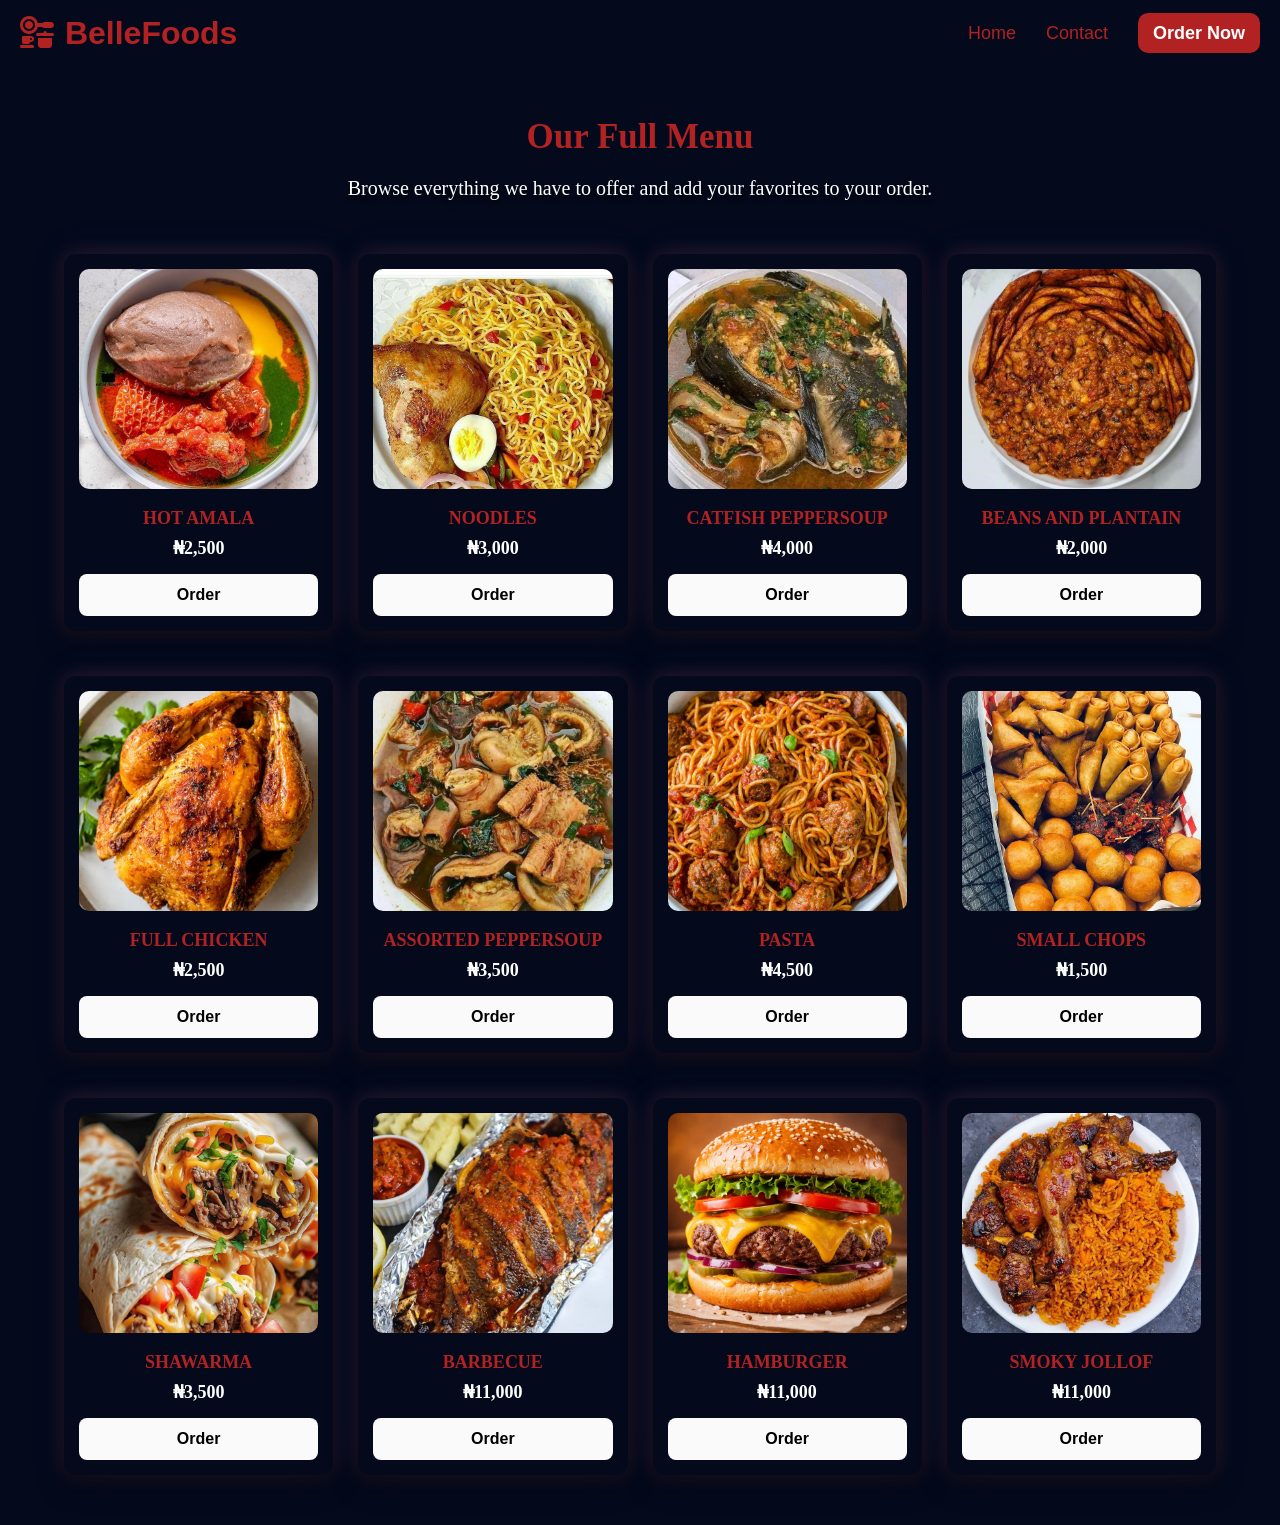
<file: menu.html>
<!DOCTYPE html>
<html lang="en">
<head>
    <meta charset="UTF-8">
    <meta name="viewport" content="width=device-width, initial-scale=1.0">
    <title>Full Menu - BELLE FOOD</title>
    <link rel="stylesheet" href="food.css">
    <link rel="stylesheet" href="cart.css">
    <link rel="stylesheet" href="https://cdnjs.cloudflare.com/ajax/libs/font-awesome/6.7.2/css/all.min.css">
    <link rel="stylesheet" href="https://unpkg.com/aos@2.3.4/dist/aos.css">
</head>
<body>

    <div class="nav-container">
        <a href="index.html" style="text-decoration:none;">
            <h1><i class="fa-solid fa-kitchen-set"></i> BelleFoods</h1>
        </a>

        <div class="menu-toggle">
            <i class="fa-solid fa-bars"></i>
        </div>

        <ul class="nav-menu">
            <li><a href="index.html">Home</a></li>
            <li><a href="index.html#contact">Contact</a></li>
            <li>
                <a href="menu.html" class="btn order-btn-link">
                    Order Now
                    <span id="cartCount" class="cart-count">0</span>
                </a>
            </li>
        </ul>
    </div>


    <section class="menu" id="menu">

        <h1>Our Full Menu</h1>

        <p>
            Browse everything we have to offer and add your
            favorites to your order.
        </p>

        <div id="menuList"></div>

    </section>

</body>

<script src="https://unpkg.com/aos@2.3.1/dist/aos.js"></script>
<script src="cart.js"></script>
<script src="menu.js"></script>

<script>
  AOS.init({
    duration: 1000,
    once: true
  });
</script>

</html>
</file>
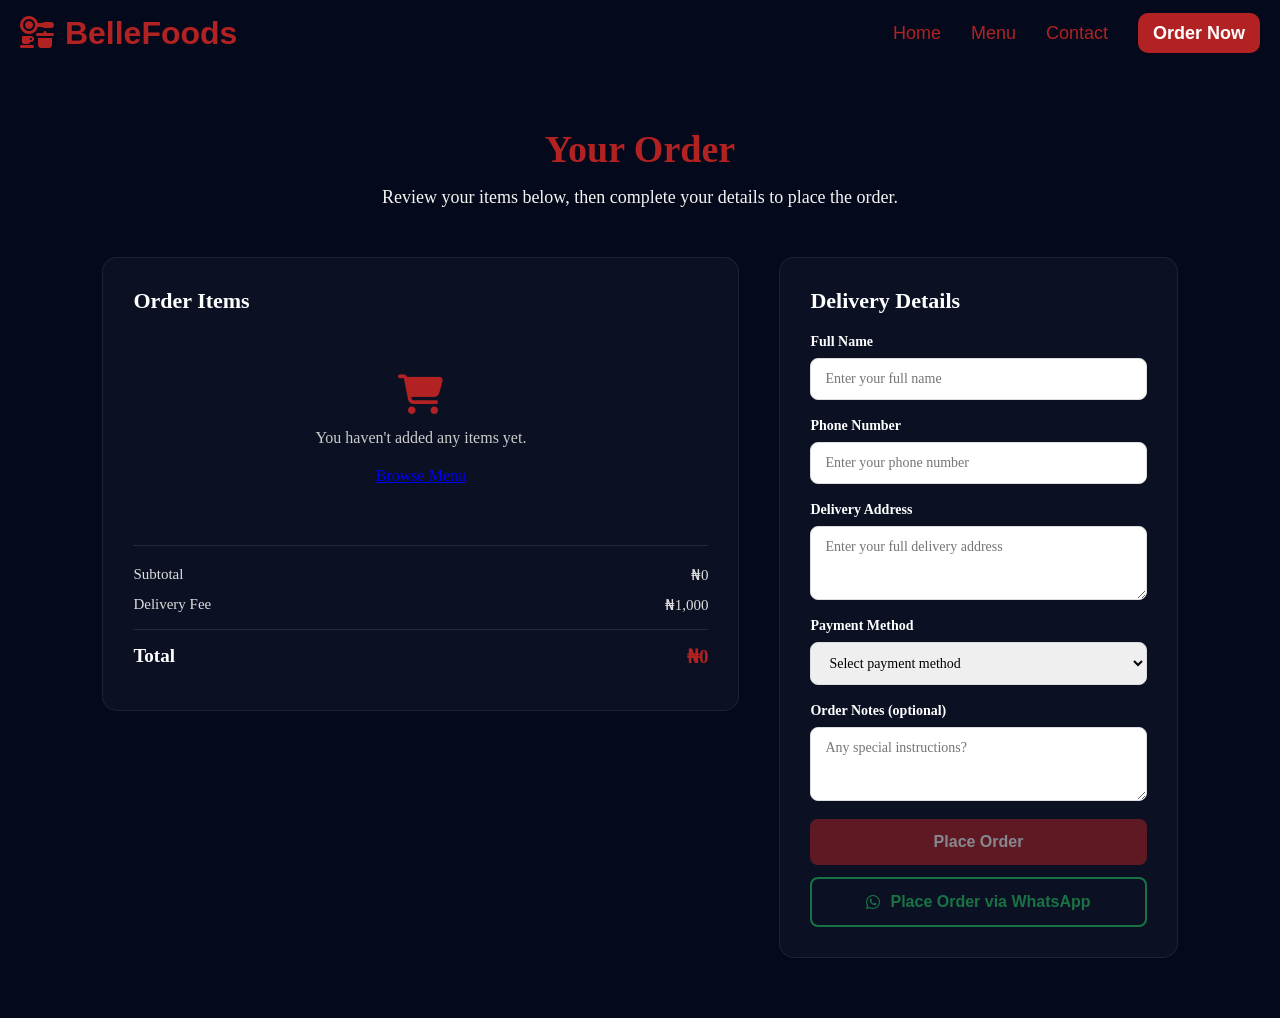
<file: order.html>
<!DOCTYPE html>
<html lang="en">
<head>
    <meta charset="UTF-8">
    <meta name="viewport" content="width=device-width, initial-scale=1.0">
    <title>Your Order - BELLE FOOD</title>
    <link rel="stylesheet" href="food.css">
    <link rel="stylesheet" href="order.css">
    <link rel="stylesheet" href="cart.css">
    <link rel="stylesheet" href="https://cdnjs.cloudflare.com/ajax/libs/font-awesome/6.7.2/css/all.min.css">
</head>
<body>

    <div class="nav-container">
        <a href="index.html" style="text-decoration:none;">
            <h1><i class="fa-solid fa-kitchen-set"></i> BelleFoods</h1>
        </a>

        <ul class="nav-menu">
            <li><a href="index.html">Home</a></li>
            <li><a href="index.html#menu">Menu</a></li>
            <li><a href="index.html#contact">Contact</a></li>
            <li>
                <a href="menu.html" class="btn order-btn-link">
                    Order Now
                    <span id="cartCount" class="cart-count">0</span>
                </a>
            </li>
        </ul>
    </div>


    <section class="order-page">

        <div class="order-header">
            <h1>Your Order</h1>
            <p>Review your items below, then complete your details to place the order.</p>
        </div>

        <div class="order-layout">

            <!-- CART ITEMS -->
            <div class="cart-panel">

                <h2>Order Items</h2>

                <div id="cartItems">
                    <!-- injected by order.js -->
                </div>

                <div id="emptyCartMessage" class="empty-cart" style="display:none;">
                    <i class="fa-solid fa-cart-shopping"></i>
                    <p>You haven't added any items yet.</p>
                    <a href="index.html#menu" class="btn-see-more">Browse Menu</a>
                </div>

                <div class="cart-summary">
                    <div class="summary-row">
                        <span>Subtotal</span>
                        <span id="subtotal">₦0</span>
                    </div>
                    <div class="summary-row">
                        <span>Delivery Fee</span>
                        <span id="deliveryFee">₦1,000</span>
                    </div>
                    <div class="summary-row total-row">
                        <span>Total</span>
                        <span id="cartTotal">₦0</span>
                    </div>
                </div>

            </div>


            <!-- CHECKOUT FORM -->
            <div class="checkout-panel">

                <h2>Delivery Details</h2>

                <form id="checkoutForm">

                    <div class="form-group">
                        <label for="fullName">Full Name</label>
                        <input type="text" id="fullName" name="fullName" placeholder="Enter your full name" required>
                    </div>

                    <div class="form-group">
                        <label for="phone">Phone Number</label>
                        <input type="tel" id="phone" name="phone" placeholder="Enter your phone number" required>
                    </div>

                    <div class="form-group">
                        <label for="address">Delivery Address</label>
                        <textarea id="address" name="address" rows="3" placeholder="Enter your full delivery address" required></textarea>
                    </div>

                    <div class="form-group">
                        <label for="payment">Payment Method</label>
                        <select id="payment" name="payment" required>
                            <option value="">Select payment method</option>
                            <option value="cash">Cash on Delivery</option>
                            <option value="transfer">Bank Transfer</option>
                            <option value="card">Card Payment</option>
                        </select>
                    </div>

                    <div class="form-group">
                        <label for="notes">Order Notes (optional)</label>
                        <textarea id="notes" name="notes" rows="3" placeholder="Any special instructions?"></textarea>
                    </div>

                    <button type="submit" class="place-order-btn" id="placeOrderBtn">
                        Place Order
                    </button>

                    <button type="button" class="whatsapp-order-btn" id="whatsappOrderBtn">
                        <i class="fa-brands fa-whatsapp"></i>
                        Place Order via WhatsApp
                    </button>

                </form>

            </div>

        </div>

    </section>


    <!-- CONFIRMATION MODAL -->
    <div class="order-modal" id="orderModal">
        <div class="order-modal-content">
            <i class="fa-solid fa-circle-check"></i>
            <h2>Order Placed!</h2>
            <p>Thank you! Your order has been received and is being prepared.</p>
            <a href="index.html" class="btn-see-more">Back to Home</a>
        </div>
    </div>

</body>

<script src="cart.js"></script>
<script src="order.js"></script>

</html>
</file>
<file: food.css>
*{
    margin: 0;
    padding: 0;
    box-sizing: border-box;
}
html, body {
    scroll-behavior: smooth;
    width: 100%;
    max-width: 100%;
    overflow-x: hidden;
}
body{
    background-color: rgb(4, 10, 28);
}
.nav-container {
    display: flex;
    justify-content: space-between;
    align-items: center;
    background-color: rgb(4, 10, 28);
    padding: 15px 20px;
    position: sticky;
    top: 0;
    z-index: 1000;
}

.nav-container h1 {
    color: firebrick;
    font-family: 'Trebuchet MS', 'Lucida Sans Unicode',
                 'Lucida Grande', 'Lucida Sans', Arial, sans-serif;
    margin: 0;
}

.menu-toggle {
    display: none;
    font-size: 25px;
    color: white;
    cursor: pointer;
}

.nav-container ul {
    list-style: none;
    display: flex;
    align-items: center;
    gap: 30px;
    margin: 0;
    padding: 0;
}

.nav-container li {
    display: inline;
}

.nav-container li a {
    text-decoration: none;
    font-size: 18px;
    color: firebrick;
    font-family: 'Trebuchet MS', 'Lucida Sans Unicode',
                 'Lucida Grande', 'Lucida Sans', Arial, sans-serif;
    transition: 0.3s;
}

.nav-container li a:hover {
    text-decoration: underline;
    color: white;
}

.nav-container .btn {
    background-color: firebrick;
    color: white;
    padding: 10px 15px;
    border: none;
    border-radius: 10px;
    cursor: pointer;
    font-weight: bold;
    text-decoration: none;
}

.nav-container .btn:hover {
    transform: translateY(-5px);
    transition: 0.3s ease;
    text-decoration: none;
}


/* TABLET AND MOBILE */
@media (max-width: 900px) {

    .nav-container {
        position: sticky;
        flex-wrap: wrap;
    }

    .menu-toggle {
        display: block;
    }

    .nav-container ul {
        display: none;
        width: 100%;
        flex-direction: column;
        align-items: center;
        gap: 18px;
        padding: 20px 0 10px;
    }

    .nav-container ul.active {
        display: flex;
    }

    .nav-container li {
        display: block;
    }

    .nav-container li a {
        font-size: 18px;
    }

    .nav-container .btn {
        margin-top: 5px;
    }
}
.hero {
    min-height: 70vh;

    background:
        linear-gradient(
            rgba(0, 0, 0, 0.7),
            rgba(0, 0, 0, 0.8)
        ),
        url("images/herooo.jpg");

    background-size: cover;
    background-position: center;

    color: white;

    padding: 100px 50px 60px;

    box-sizing: border-box;

    font-size: 22px;

    font-family: Cambria, Cochin, Georgia, Times, 'Times New Roman', serif;

    display: flex;
    align-items: center;
}


/* HERO CONTENT */
.hero > div {
    max-width: 750px;
}


/* HEADING */
.hero h1 {
    font-weight: bold;
    line-height: 1.1;
    color: firebrick;

    text-shadow:
        2px 3px 8px rgba(0, 0, 0, 0.7);

    margin-bottom: 20px;
}


/* PARAGRAPH */
.hero p {
    word-spacing: 3px;
    line-height: 1.5;

    text-shadow:
        1px 2px 5px rgba(0, 0, 0, 0.8);

    margin: 0;
}


/* BUTTON */
.hero button {
    width: 200px;

    color: white;
    background-color: firebrick;

    border-radius: 10px;
    border: none;

    padding: 10px;

    font-size: 18px;
    font-weight: bold;

    margin-top: 20px;

    cursor: pointer;

    animation: dance 1s infinite;
}


@keyframes dance {

    0% {
        transform: translateY(0);
    }

    25% {
        transform: translateY(-8px);
    }

    50% {
        transform: translateY(0);
    }

    75% {
        transform: translateY(-8px);
    }

    100% {
        transform: translateY(0);
    }
}


/* =========================
   TABLET
========================= */

@media (max-width: 900px) {

    .hero {
        min-height: 550px;

        padding: 80px 35px 60px;

        font-size: 19px;

        background-position: center;
    }

    .hero > div {
        max-width: 600px;
    }

    .hero h1 {
        font-size: 38px;
    }

    .hero p {
        font-size: 17px;
        line-height: 1.5;
    }

    .hero button {
        width: 180px;
        font-size: 16px;
    }
}


/* =========================
   MOBILE
========================= */

@media (max-width: 480px) {

    .hero {
        min-height: 500px;

        padding: 70px 20px 50px;

        font-size: 16px;

        background-position: center;
    }

    .hero > div {
        max-width: 100%;
    }

    .hero h1 {
        font-size: 32px;
        line-height: 1.1;
        margin-bottom: 15px;
    }

    .hero p {
        font-size: 16px;
        line-height: 1.5;
        word-spacing: 2px;
    }

    .hero button {
        width: 170px;
        padding: 10px;
        font-size: 15px;
    }
}
.about {
    text-align: center;
    padding: 50px;
    box-sizing: border-box;
}

.about > h1 {
    font-size: 40px;
    font-family: 'Franklin Gothic Medium', 'Arial Narrow', Arial, sans-serif;
    font-weight: bold;
    color: firebrick;
    margin-bottom: 15px;
}

.about > p {
    max-width: 900px;
    margin: 0 auto 30px;
    font-size: 20px;
    line-height: 1.6;
    color: white;
    font-family: 'Trebuchet MS', 'Lucida Sans Unicode',
        'Lucida Grande', 'Lucida Sans', Arial, sans-serif;
}


/* OUR STORY */

.about-container {
    background-image:
        linear-gradient(
            rgba(0, 0, 0, 0.7),
            rgba(0, 0, 0, 0.7)
        ),
        url("images/our story.jpg");

    background-size: cover;
    background-position: center;
    background-repeat: no-repeat;

    min-height: 500px;

    margin-top: 20px;

    border-radius: 20px;

    color: white;

    box-shadow:
        0 10px 30px rgba(0, 0, 0, 0.5),
        0 0 20px rgba(255, 70, 40, 0.12);

    box-sizing: border-box;

    padding: 60px 40px;
}


/* OUR STORY HEADING */

.about-container h1 {
    text-align: left;

    font-size: 36px;

    padding: 0;
    margin: 0 0 20px;

    text-shadow:
        2px 4px 5px rgba(0, 0, 0, 0.8);
}


/* OUR STORY PARAGRAPH */

.about-container p {
    max-width: 750px;

    text-align: left;

    padding: 0;

    margin: 0 0 20px;

    font-size: 20px;

    line-height: 1.6;

    text-shadow:
        2px 4px 5px rgba(0, 0, 0, 0.8);
}


/* BUTTON */

.about-container .btn {
    width: 140px;

    color: white;
    background-color: firebrick;

    border-radius: 10px;
    border: none;

    padding: 10px;

    font-size: 18px;
    font-weight: bold;

    margin-top: 10px;

    cursor: pointer;

    display: block;
}

.about-container .btn:hover {
    transform: translateY(-5px);
    transition: all 0.4s ease;
}


/* =========================
   TABLET
========================= */

@media (max-width: 900px) {

    .about {
        padding: 40px 30px;
    }

    .about > h1 {
        font-size: 34px;
    }

    .about > p {
        font-size: 18px;
        line-height: 1.5;
    }

    .about-container {
        min-height: 450px;

        padding: 45px 30px;

        border-radius: 15px;

        background-position: center;
    }

    .about-container h1 {
        font-size: 32px;
        text-align: left;
    }

    .about-container p {
        font-size: 18px;
        line-height: 1.6;
    }

    .about-container .btn {
        margin-top: 15px;
    }
}


/* =========================
   MOBILE
========================= */

@media (max-width: 480px) {

    .about {
        padding: 35px 15px;
    }

    .about > h1 {
        font-size: 28px;
    }

    .about > p {
        font-size: 16px;
        line-height: 1.5;
    }

    .about-container {
        min-height: 400px;

        padding: 35px 20px;

        border-radius: 12px;
    }

    .about-container h1 {
        font-size: 28px;
        text-align: center;
        margin-bottom: 20px;
    }

    .about-container p {
        font-size: 16px;
        line-height: 1.5;
        text-align: left;
    }

    .about-container .btn {
        width: 150px;
        margin: 20px auto 0;
    }
}

.menu {
    width: 90%;
    max-width: 1200px;
    margin: 50px auto;
    text-align: center;
    box-sizing: border-box;
}


/* MENU HEADING */

.menu h1 {
    font-size: 35px;
    margin-bottom: 15px;
    color: firebrick;
}


/* MENU DESCRIPTION */

.menu > p {
    max-width: 900px;
    margin: 0 auto 30px;

    text-align: center;
    color: white;

    font-size: 20px;
    line-height: 1.6;

    text-shadow:
        2px 4px 5px rgba(0, 0, 0, 0.8);
}
.menu .btn-see-more {
    display: inline-block;
    background-color: firebrick;
    padding: 10px;
    text-align: center;
    color: white;
    text-decoration: none;
    border-radius: 4px;
    margin-top: 30px;
    width: 200px;
    font-size: 20px;
}

.menu .btn-see-more:hover {
    background-color: darkred;
}

/* MENU GRID */

#menuList {
    display: grid;
    grid-template-columns: repeat(4, 1fr);
    gap: 25px;
}


/* FOOD CARD */

.food-card {
    background: rgb(4, 10, 28);

    padding: 15px;
    margin-top: 20px;

    border-radius: 12px;

    box-shadow:
        0 10px 25px rgba(0, 0, 0, 0.5),
        0 0 20px rgba(255, 80, 60, 0.18),
        0 0 35px rgba(60, 100, 200, 0.15);

    overflow: hidden;

    transition: transform 0.3s ease,
                box-shadow 0.3s ease;
}


/* CARD HOVER */

.food-card:hover {
    transform: translateY(-5px);

    box-shadow:
        0 15px 30px rgba(0, 0, 0, 0.6),
        0 0 25px rgba(255, 80, 60, 0.3);
}


/* FOOD IMAGE */

.food-card img {
    width: 100%;
    height: 220px;

    object-fit: cover;

    border-radius: 10px;
}


/* FOOD NAME */

.food-card h2 {
    font-size: 18px;

    margin: 15px 0 8px;

    color: firebrick;
}


/* PRICE */

.food-card p {
    font-size: 18px;

    font-weight: bold;

    margin-bottom: 15px;

    color: white;
}


/* ORDER BUTTON */

.food-card button {
    width: 100%;

    padding: 12px;

    border: none;
    border-radius: 8px;

    cursor: pointer;

    font-size: 16px;
    font-weight: bold;

    background-color: rgb(250, 250, 250);
    color: rgb(0, 0, 0);

    transition: 0.3s ease;
}

.food-card button:hover {
    background-color: rgb(227, 109, 109);
}


/* =========================
   TABLET
========================= */

@media (max-width: 900px) {

    .menu {
        width: 90%;
        margin: 40px auto;
    }

    .menu h1 {
        font-size: 34px;
    }

    .menu > p {
        font-size: 18px;
        line-height: 1.5;
    }

    #menuList {
        grid-template-columns: repeat(2, 1fr);
        gap: 20px;
    }

    .food-card img {
        height: 200px;
    }
}


/* =========================
   MOBILE
========================= */

@media (max-width: 480px) {

    .menu {
        width: 92%;
        margin: 35px auto;
    }

    .menu h1 {
        font-size: 28px;
    }

    .menu > p {
        font-size: 16px;
        line-height: 1.5;
    }

    #menuList {
        grid-template-columns: 1fr;
        gap: 15px;
    }

    .food-card {
        padding: 12px;
    }

    .food-card img {
        height: 220px;
    }

    .food-card h2 {
        font-size: 18px;
    }

    .food-card p {
        font-size: 16px;
    }
}
.whychooseus {
    text-align: center;
    padding: 40px;
    margin-top: -10px;
}

.whychooseus h1 {
    font-size: 35px;
    margin-bottom: 30px;
    color: firebrick;
}

.whychooseus > p {
    text-align: center;
    color: white;
    font-size: 22px;
    margin-top: -10px;
}

#whyContainer {
    display: grid;
    grid-template-columns: repeat(4, 1fr);
    gap: 25px;
}

.why-card {
    background: rgb(4, 10, 28);
    padding: 35px 25px;
    margin-top: 20px;
    text-align: center;
    border-radius: 15px;

    box-shadow:
        0 10px 25px rgba(0, 0, 0, 0.5),
        0 0 20px rgba(255, 80, 60, 0.18),
        0 0 35px rgba(60, 100, 200, 0.15);

    transition: transform 0.3s ease;
}

.why-card:hover {
    transform: translateY(-10px)!important
}

.why-icon {
    width: 70px;
    height: 70px;
    margin: 0 auto 20px;

    display: flex;
    align-items: center;
    justify-content: center;

    background: #e9e4e4;
    border-radius: 50%;
    font-size: 32px;
}

.why-card h3 {
    font-size: 21px;
    margin-bottom: 15px;
    color: white;
}

.why-card p {
    color: #e26464;
    line-height: 1.7;
}


@media (max-width: 900px) {
    #whyContainer {
        grid-template-columns: repeat(2, 1fr);
    }
}

@media (max-width: 550px) {
    #whyContainer {
        grid-template-columns: 1fr;
    }
}
.services {
    padding: 80px 8%;
    background: rgb(4, 10, 28);
    text-align: center;
    margin-top: -30px;
}

.services h1{
    font-size: 40px;
    margin-bottom: 15px;
    color: firebrick;
}

.services p {
    color: white;
    line-height: 1.7;
    font-size: 22px;
}


/* Services container */

#servicesContainer {
    display: grid;
    grid-template-columns: repeat(4, 1fr);
    gap: 25px;

}


/* Service card */

.service-card {
    padding: 35px 25px;
    margin-top: 20px;
    text-align: center;
    background: #f8f8f8;
    border-radius: 15px;

    box-shadow: 0 4px 10px rgba(0, 0, 0, 0.08);

    transition: transform 0.6s ease;
}

.service-card:hover {
    transform: translateY(-10px) !important;
    box-shadow: 0 10px 25px rgba(0, 0, 0, 0.2);
}


/* Icon */

.service-icon {
    width: 70px;
    height: 70px;

    margin: 0 auto 20px;

    display: flex;
    align-items: center;
    justify-content: center;

    background: #fff3e8;
    border-radius: 50%;

    font-size: 32px;
}


/* Title */

.service-card h2 {
    font-size: 21px;
    margin-bottom: 15px;
}


/* Description */

.service-card p {
    color: #666;
    line-height: 1.7;
    font-size: 15px;
}


/* Tablet */

@media (max-width: 900px) {

    #servicesContainer {
        grid-template-columns: repeat(2, 1fr);
    }

}


/* Mobile */

@media (max-width: 550px) {

    .services {
        padding: 60px 5%;
    }

    .services h1 {
        font-size: 32px;
    }

    #servicesContainer {
        grid-template-columns: 1fr;
    }

}
.gallery-container{
    padding: 35px 25px;
    /* margin-left: 25px; */
    
}
.gallery-container h1{
    font-size: 40px;
    margin-bottom: 15px;
    color: firebrick;
    text-align: center;
}
.gallery{
    display: grid;
    grid-template-columns: repeat(4, 1fr);
    gap: 20px;
}
.gallery a { 
    display: block; 
    overflow: hidden; 
    border-radius: 10px; 
}
.gallery img{
    width: 100%; 
    height: 250px; 
    object-fit: cover; 
    display: block; 
    border-radius: 10px; 
    transition: transform 0.4s ease;
}
.gallery a:hover img{
      transform: scale(1.1);
}
@media (max-width: 900px) { 
    .gallery { grid-template-columns: repeat(2, 1fr); 
    } }
    
    /* Mobile */ 
@media (max-width: 550px) { 
        .gallery { grid-template-columns: 1fr; } 
        .gallery-container { padding: 30px 15px; } 
        .gallery-container h1 { font-size: 32px; } 
    }

.reviews {
    padding: 70px 8%;
    text-align: center;
    background: rgb(4, 10, 28);
}

.reviews > h1 {
    font-size: 40px;
    margin-bottom: 40px;
    color: firebrick;
}

#reviewContainer {
    width: 900px;
    max-width: 90%;
    margin: auto;
}

.review-card {
    background: white;
    padding: 40px;
    border-radius: 15px;

    box-shadow:
        0 10px 25px rgba(0, 0, 0, 0.5),
        0 0 20px rgba(253, 2, 2, 0.18),
        0 0 35px rgba(250, 3, 3, 0.15);

    animation: reviewFade 0.5s ease;
}
@keyframes reviewFade {
    from {
        opacity: 0;
        transform: translateX(40px);
    }

    to {
        opacity: 1;
        transform: translateX(0);
    }
}

.rating {
    font-size: 30px;
    margin-bottom: 20px;
}

.review-card p {
    font-size: 25px;
    line-height: 1.7;
    color: rgb(4, 10, 28);
    font-style: italic;
}

.review-card h3 {
    margin-top: 20px;
    color: firebrick;
}

.review-buttons {
    margin-top: 25px;
}

.review-buttons button {
    width: 45px;
    height: 45px;
    border: none;
    border-radius: 50%;
    cursor: pointer;
    margin: 0 8px;
    font-size: 18px;
    transition: transform 0.3s ease, background 0.3s ease;
}

.review-buttons button:hover {
    transform: scale(1.1);
}

/* reservation */
.reservation {
    padding: 80px 8%;
    background: rgb(4, 10, 28);
}

.reservation-header {
    max-width: 650px;
    margin: 0 auto 45px;
    text-align: center;
}

.reservation-header h1 {
    font-size: 40px;
    margin-bottom: 15px;
    color: firebrick;
}

.reservation-header p {
    color: #ffffff;
    line-height: 1.7;
    font-size: 22px;
}


/* Form container */

.reservation-container {
    max-width: 850px;
    margin: auto;
    padding: 40px;

    background: rgb(4, 10, 28);
    border-radius: 15px;

    box-shadow: 0 5px 40px rgba(249, 248, 248, 0.08);
}


/* Two columns */

.form-row {
    display: grid;
    grid-template-columns: 1fr 1fr;
    gap: 20px;
}


/* Form group */

.form-group {
    display: flex;
    flex-direction: column;
    margin-bottom: 20px;
}

.form-group label {
    margin-bottom: 8px;
    font-weight: bold;
    color: white;
}


/* Inputs */

.form-group input,
.form-group select,
.form-group textarea {
    width: 100%;
    padding: 13px 15px;

    border: 1px solid #ddd;
    border-radius: 8px;

    font-size: 15px;
    font-family: inherit;

    outline: none;

    box-sizing: border-box;

    transition: 0.3s;
}


/* Focus */

.form-group input:focus,
.form-group select:focus,
.form-group textarea:focus {
    border-color: firebrick;
    box-shadow: 0 0 0 3px rgba(178, 34, 34, 0.15);
}
.form-group input[type="date"],
.form-group input[type="time"] {
    cursor: pointer;
}

/* Textarea */

.form-group textarea {
    resize: vertical;
}


/* Button */

.reserve-btn {
    width: 100%;
    padding: 14px;

    border: none;
    border-radius: 8px;

    background: firebrick;
    color: white;

    font-size: 17px;
    font-weight: bold;

    cursor: pointer;

    transition: transform 0.3s ease,
                opacity 0.3s ease,
                box-shadow 0.3s ease;
}

.reserve-btn:hover {
    transform: translateY(-3px);
    opacity: 0.9;
    box-shadow: 0 8px 20px rgba(178, 34, 34, 0.3);
}


/* Mobile */

@media (max-width: 650px) {

    .reservation {
        padding: 60px 5%;
    }

    .reservation-header h1 {
        font-size: 32px;
    }

    .reservation-container {
        padding: 25px 20px;
    }

    .form-row {
        grid-template-columns: 1fr;
        gap: 0;
    }

}
/* contact */
.contact {
    padding: 80px 8%;
    background: rgb(4, 10, 28);
}

.contact-header {
    max-width: 650px;
    margin: 0 auto 50px;
    text-align: center;
}

.contact-header h1 {
    font-size: 40px;
    margin-bottom: 15px;
    color: firebrick;
}

.contact-header p {
    color: #f5f2f2;
    line-height: 1.7;
    font-size: 22px;
}


/* Main container */

.contact-container {
    max-width: 1100px;
    margin: auto;

    display: grid;
    grid-template-columns: 1fr 1fr;

    gap: 40px;
}


/* Contact information */

.contact-info {
    display: flex;
    flex-direction: column;
    gap: 25px;
}

.contact-item {
    display: flex;
    align-items: flex-start;
    gap: 20px;
}


/* Icons */

.contact-icon {
    min-width: 55px;
    height: 55px;
    display: flex;
    align-items: center;
    justify-content: center;
    background: #090909;
    border-radius: 50%;
    font-size: 25px;
    box-shadow: 0 5px 20px rgba(248, 246, 246, 0.08);
}


/* Contact headings */

.contact-item h3 {
    margin: 0 0 8px;
    font-size: 20px;
    color: firebrick;
}


/* Contact text */

.contact-item p {
    margin: 0;
    color: #faf7f7;
    line-height: 1.6;
}


/* Links */

.contact-item a {
    color: inherit;
    text-decoration: none;
}

.contact-item a:hover {
    color: firebrick;
}


/* Google Map */

.map-container {
    width: 100%;
    height: 100%;
    min-height: 400px;

    overflow: hidden;
    border-radius: 15px;

    box-shadow: 0 5px 20px rgba(0, 0, 0, 0.1);
}

.map-container iframe {
    width: 100%;
    height: 100%;

    border: 0;
}
.contact-icon {
    min-width: 55px;
    height: 55px;

    display: flex;
    align-items: center;
    justify-content: center;

    background: #090909;
    border-radius: 50%;

    font-size: 25px;

    box-shadow: 0 5px 20px rgba(248, 246, 246, 0.08);
}
.contact-icon i{
    color: firebrick;
}

/* Mobile */

@media (max-width: 750px) {

    .contact {
        padding: 60px 5%;
    }

    .contact-header h1 {
        font-size: 32px;
    }

    .contact-container {
        grid-template-columns: 1fr;
    }

    .map-container {
        min-height: 350px;
    }

}
/* news */
.newsletter {
    background-color: rgb(4, 10, 28);

    padding: 80px 20px;

    display: flex;
    justify-content: center;
    align-items: center;
}


/* The inner shape/card */

.news {
    width: 850px;
    max-width: 100%;

    background-color: white;

    padding: 60px 40px;

    border-radius: 30px;

    text-align: center;

    box-sizing: border-box;

    box-shadow: 0 10px 30px rgba(0, 0, 0, 0.25);
}


/* Icon */

.news i {
    color: firebrick;

    font-size: 45px;

    margin-bottom: 15px;
}


/* Heading */

.news h2 {
    font-size: 40px;

    margin: 10px 0 15px;

    color: #222;
}

.news span {
    color: firebrick;
}


/* Paragraph */

.news p {
    font-size: 18px;

    line-height: 1.6;

    color: #666;

    margin-bottom: 25px;
}


/* Form */

.news-form {
    display: flex;

    justify-content: center;

    align-items: center;

    gap: 10px;
}



/* Input */

.news input {
    width: 400px;

    padding: 15px;

    border: 1px solid #ccc;

    border-radius: 8px;

    font-size: 16px;

    outline: none;

    box-sizing: border-box;
}

.news input:focus {
    border-color: firebrick;
}
.email-input {
    width: 400px;
    position: relative;
}

.email-input i {
    position: absolute;

    left: 15px;
    top: 50%;

    transform: translateY(-50%);

    color: #777;

    font-size: 16px;
}

.email-input input {
    width: 100%;

    padding: 15px 15px 15px 45px;

    border: 1px solid #ccc;

    border-radius: 8px;

    font-size: 16px;

    outline: none;

    box-sizing: border-box;
}

.email-input input:focus {
    border-color: firebrick;
}

/* Button */

.news button {
    background-color: firebrick;

    color: white;

    padding: 15px;

    width: 150px;

    border: none;

    border-radius: 8px;

    font-size: 16px;

    cursor: pointer;

    transition: 0.3s;
}

.news button:hover {
    transform: translateY(-3px);
}


/* Mobile */

@media (max-width: 650px) {

    .newsletter {
        padding: 50px 15px;
    }

    .news {
        padding: 45px 20px;
        border-radius: 20px;
    }

    .news h2 {
        font-size: 30px;
    }

    .news p {
        font-size: 16px;
    }

    .news p br {
        display: none;
    }

    .news-form {
        flex-direction: column;
    }

    .news input {
        width: 100%;
    }

    .news button {
        width: 100%;
    }

}
@media (max-width: 650px) {

    .email-input {
        width: 100%;
    }

}
/* footer */
/* =========================================
   FOOTER
========================================= */

.footer {
    background: rgb(4, 10, 28);
    color: white;
    margin-top: 0;
}


/* =========================================
   MAIN FOOTER CONTAINER
========================================= */

.footer-container {
    width: 90%;
    max-width: 1400px;

    margin: auto;

    padding: 70px 0;

    display: grid;

    grid-template-columns:
        1.2fr
        1fr
        1.1fr
        1.2fr;

    gap: 60px;
}


/* =========================================
   FOOTER ABOUT / LOGO
========================================= */

.footer-about {
    text-align: left;
}


/* Chef icon */

.chef-logo {
    width: 100px;

    margin: 0 auto 10px;

    text-align: center;
}

.chef-logo i {
    font-size: 65px;

    color: #e52b2b;
}


/* Belle Food */

.footer-about h2 {
    font-family: Georgia, serif;

    font-size: 50px;

    margin: 0;

    letter-spacing: 1px;

    color: white;
}

.footer-about h2 span {
    color: #e52b2b;
}


/* Logo line */

.logo-line {
    display: flex;

    align-items: center;

    justify-content: center;

    gap: 10px;

    margin: 12px 0 25px;
}

.logo-line span {
    width: 100px;

    height: 1px;

    background: #777;
}

.logo-line i {
    color: white;

    font-size: 16px;
}


/* Tagline */

.footer-about p {
    font-size: 20px;

    color: #ddd;

    text-align: center;

    margin: 0;
}


/* =========================================
   FOOTER HEADINGS
========================================= */

.footer-container h3 {
    font-size: 25px;

    margin: 5px 0 15px;

    color: white;
}


/* Red line under heading */

.heading-line {
    width: 72px;

    height: 3px;

    background: #e52b2b;

    margin-bottom: 35px;
}


/* =========================================
   QUICK LINKS
========================================= */

.footer-links ul {
    list-style: none;

    padding: 0;

    margin: 0;
}

.footer-links li {
    margin-bottom: 25px;
}

.footer-links a {
    color: #eee;

    text-decoration: none;

    font-size: 19px;

    transition: 0.3s;
}

.footer-links a i {
    color: #e52b2b;

    margin-right: 15px;

    font-size: 14px;
}

.footer-links a:hover {
    color: #e52b2b;

    padding-left: 5px;
}


/* =========================================
   CONTACT
========================================= */

.contact-detail {
    display: flex;

    align-items: flex-start;

    gap: 20px;

    margin-bottom: 30px;
}

.contact-detail > i {
    color: #e52b2b;

    font-size: 24px;

    width: 25px;

    margin-top: 3px;
}

.contact-detail p {
    margin: 0 0 5px;

    font-size: 19px;

    color: white;
}

.contact-detail span {
    color: #ddd;

    font-size: 18px;

    line-height: 1.7;
}


/* =========================================
   OPENING HOURS
========================================= */

.hours-row {
    display: flex;

    justify-content: space-between;

    gap: 30px;

    padding: 20px 0;

    border-bottom: 1px solid rgba(255, 255, 255, 0.2);

    color: #eee;

    font-size: 17px;
}

.hours-row:first-of-type {
    padding-top: 0;
}

.hours-row span:last-child {
    white-space: nowrap;
}


/* =========================================
   FOOTER BOTTOM
========================================= */

.footer-bottom {
    width: 90%;

    max-width: 1400px;

    margin: auto;

    min-height: 135px;

    border-top: 1px solid rgba(255, 255, 255, 0.2);

    display: flex;

    align-items: center;

    justify-content: space-between;
}


/* Copyright */

.footer-bottom p {
    color: #ddd;

    font-size: 18px;

    margin: 0;
}


/* =========================================
   SOCIAL MEDIA
========================================= */

.social-icons {
    display: flex;

    gap: 25px;
}

.social-icons a {
    width: 55px;

    height: 55px;

    border: 1.5px solid #e52b2b;

    border-radius: 50%;

    display: flex;

    align-items: center;

    justify-content: center;

    color: #e52b2b;

    text-decoration: none;

    font-size: 25px;

    transition: 0.3s;
}

.social-icons a:hover {
    background: #e52b2b;

    color: white;

    transform: translateY(-5px);
}


/* =========================================
   TABLET
========================================= */

@media (max-width: 1000px) {

    .footer-container {
        grid-template-columns: 1fr 1fr;

        gap: 50px;
    }

}


/* =========================================
   MOBILE
========================================= */

@media (max-width: 650px) {

    .footer-container {
        width: 90%;

        grid-template-columns: 1fr;

        text-align: center;

        padding: 60px 0;

        gap: 45px;
    }


    /* Logo */

    .footer-about {
        text-align: center;
    }

    .footer-about h2 {
        font-size: 40px;
    }

    .footer-about p {
        font-size: 17px;
    }


    /* Headings */

    .footer-container h3 {
        font-size: 22px;
    }

    .heading-line {
        margin: 0 auto 25px;
    }


    /* Links */

    .footer-links li {
        margin-bottom: 18px;
    }


    /* Contact */

    .contact-detail {
        justify-content: center;

        text-align: left;
    }


    /* Hours */

    .hours-row {
        font-size: 15px;
    }


    /* Bottom */

    .footer-bottom {
        width: 90%;

        padding: 30px 0;

        flex-direction: column;

        gap: 25px;

        text-align: center;
    }


    /* Social icons */

    .social-icons {
        gap: 15px;
    }

    .social-icons a {
        width: 45px;

        height: 45px;

        font-size: 20px;
    }

}
</file>
<file: cart.css>
/* =========================
   NAV "ORDER NOW" BADGE
========================= */

.order-btn-link {
    position: relative;
}

.cart-count {
    position: absolute;
    top: -10px;
    right: -12px;

    width: 18px;
    height: 18px;

    background: white;
    color: firebrick;

    border-radius: 50%;

    font-size: 11px;
    font-weight: bold;

    align-items: center;
    justify-content: center;

    display: none;
}


/* =========================
   TOAST
========================= */

#cartToast {
    position: fixed;
    bottom: 30px;
    left: 50%;

    transform: translateX(-50%) translateY(20px);

    background: firebrick;
    color: white;

    padding: 14px 24px;

    border-radius: 8px;

    font-size: 14px;

    opacity: 0;
    pointer-events: none;

    transition: all 0.3s ease;

    z-index: 3000;
}

#cartToast.show {
    opacity: 1;
    transform: translateX(-50%) translateY(0);
}


/* =========================
   FLOATING ORDER SUMMARY BAR
========================= */

#miniCartBar {
    position: fixed;
    bottom: 20px;
    left: 50%;

    transform: translateX(-50%) translateY(100px);

    background: firebrick;
    color: white;

    padding: 14px 20px;

    border-radius: 50px;

    display: flex;
    align-items: center;
    gap: 20px;

    box-shadow: 0 10px 30px rgba(0, 0, 0, 0.4);

    opacity: 0;
    pointer-events: none;

    transition: all 0.35s ease;

    z-index: 2000;
}

#miniCartBar.show {
    opacity: 1;
    transform: translateX(-50%) translateY(0);
    pointer-events: auto;
}

#miniCartText {
    font-size: 14px;
    font-weight: 500;
    white-space: nowrap;
}

.mini-cart-btn {
    background: white;
    color: firebrick;

    padding: 8px 16px;

    border-radius: 30px;

    text-decoration: none;

    font-size: 13px;
    font-weight: bold;

    white-space: nowrap;

    transition: 0.2s ease;
}

.mini-cart-btn:hover {
    background: #f2f2f2;
}


/* =========================
   MOBILE
========================= */

@media (max-width: 500px) {

    #miniCartBar {
        width: 90%;
        justify-content: space-between;
    }

}
</file>
<file: order.css>
/* =========================
   ORDER PAGE
========================= */

.order-page {
    min-height: 70vh;
    padding: 60px 8%;
    background: rgb(4, 10, 28);
}

.order-header {
    max-width: 650px;
    margin: 0 auto 45px;
    text-align: center;
}

.order-header h1 {
    font-size: 38px;
    color: firebrick;
    margin-bottom: 12px;
}

.order-header p {
    color: #f5f2f2;
    font-size: 18px;
    line-height: 1.6;
}


/* LAYOUT */

.order-layout {
    max-width: 1200px;
    margin: auto;

    display: grid;
    grid-template-columns: 1.6fr 1fr;
    gap: 40px;

    align-items: start;
}


/* PANELS */

.cart-panel,
.checkout-panel {
    min-width: 0;

    background: rgba(255, 255, 255, 0.03);
    border: 1px solid rgba(255, 255, 255, 0.08);
    border-radius: 15px;
    padding: 30px;
}

.cart-panel h2,
.checkout-panel h2 {
    color: white;
    font-size: 22px;
    margin-bottom: 20px;
}


/* TABLE WRAPPER (allows horizontal scroll on small screens) */

.table-wrapper {
    width: 100%;
    overflow-x: auto;
}


/* CART TABLE */

.cart-table {
    width: 100%;
    border-collapse: collapse;
}

.cart-table thead {
    background: firebrick;
}

.cart-table thead th {
    color: white;
    text-align: left;
    padding: 12px 10px;
    font-size: 14px;
    font-weight: bold;
    white-space: nowrap;
}

.cart-table tbody tr {
    border-bottom: 1px solid rgba(255, 255, 255, 0.08);
}

.cart-table tbody td {
    padding: 12px 10px;
    color: #ddd;
    font-size: 14px;
    vertical-align: middle;
}


/* PRODUCT CELL */

.cart-product {
    display: flex;
    align-items: center;
    gap: 10px;
}

.cart-product img {
    width: 45px;
    height: 45px;
    object-fit: cover;
    border-radius: 8px;
    flex-shrink: 0;
}

.cart-product span {
    color: white;
    font-size: 15px;
}


/* QTY CONTROLS */

.qty-controls {
    display: flex;
    align-items: center;
    gap: 6px;
}

.qty-controls button {
    width: 22px;
    height: 22px;

    border: 1px solid firebrick;
    background: transparent;
    color: firebrick;

    border-radius: 50%;
    cursor: pointer;

    font-size: 13px;
    line-height: 1;

    transition: 0.2s ease;
}

.qty-controls button:hover {
    background: firebrick;
    color: white;
}

.qty-controls span {
    color: white;
    min-width: 18px;
    text-align: center;
}


/* LINE TOTAL */

.cart-item-total {
    color: firebrick;
    font-weight: bold;
    white-space: nowrap;
}


/* DELETE BUTTON */

.remove-item {
    background: transparent;
    border: 1px solid rgba(255, 255, 255, 0.2);
    color: #ddd;

    padding: 6px 10px;

    border-radius: 6px;

    cursor: pointer;

    font-size: 12px;
    font-weight: bold;

    white-space: nowrap;

    transition: 0.2s ease;
}

.remove-item:hover {
    background: firebrick;
    border-color: firebrick;
    color: white;
}


/* EMPTY CART */

.empty-cart {
    text-align: center;
    padding: 40px 0;
    color: #ccc;
}

.empty-cart i {
    font-size: 40px;
    color: firebrick;
    margin-bottom: 15px;
    display: block;
}

.empty-cart .btn-see-more {
    display: inline-block;
    margin-top: 20px;
}


/* SUMMARY */

.cart-summary {
    margin-top: 20px;
    padding-top: 20px;
    border-top: 1px solid rgba(255, 255, 255, 0.1);
}

.summary-row {
    display: flex;
    justify-content: space-between;
    color: #ddd;
    font-size: 15px;
    margin-bottom: 12px;
}

.total-row {
    color: white;
    font-size: 19px;
    font-weight: bold;
    margin-top: 15px;
    padding-top: 15px;
    border-top: 1px solid rgba(255, 255, 255, 0.1);
}

.total-row span:last-child {
    color: firebrick;
}


/* CHECKOUT FORM */

.checkout-panel .form-group {
    display: flex;
    flex-direction: column;
    margin-bottom: 18px;
}

.checkout-panel label {
    color: white;
    font-weight: bold;
    margin-bottom: 8px;
    font-size: 14px;
}

.checkout-panel input,
.checkout-panel select,
.checkout-panel textarea {
    width: 100%;
    padding: 12px 14px;
    border: 1px solid #ddd;
    border-radius: 8px;
    font-size: 14px;
    font-family: inherit;
    outline: none;
    transition: 0.3s;
}

.checkout-panel input:focus,
.checkout-panel select:focus,
.checkout-panel textarea:focus {
    border-color: firebrick;
    box-shadow: 0 0 0 3px rgba(178, 34, 34, 0.15);
}

.checkout-panel textarea {
    resize: vertical;
}

.place-order-btn {
    width: 100%;
    padding: 14px;

    border: none;
    border-radius: 8px;

    background: firebrick;
    color: white;

    font-size: 16px;
    font-weight: bold;

    cursor: pointer;

    transition: transform 0.3s ease, opacity 0.3s ease;
}

.place-order-btn:hover {
    transform: translateY(-3px);
    opacity: 0.9;
}

.place-order-btn:disabled {
    opacity: 0.5;
    cursor: not-allowed;
    transform: none;
}


/* WHATSAPP ORDER BUTTON */

.whatsapp-order-btn {
    width: 100%;
    padding: 14px;
    margin-top: 12px;

    border: 2px solid #25D366;
    border-radius: 8px;

    background: transparent;
    color: #25D366;

    font-size: 16px;
    font-weight: bold;

    display: flex;
    align-items: center;
    justify-content: center;
    gap: 10px;

    cursor: pointer;

    transition: all 0.3s ease;
}

.whatsapp-order-btn:hover {
    background: #25D366;
    color: white;
    transform: translateY(-3px);
}

.whatsapp-order-btn:disabled {
    opacity: 0.5;
    cursor: not-allowed;
    transform: none;
}


/* =========================
   CONFIRMATION MODAL
========================= */

.order-modal {
    display: none;
    position: fixed;
    inset: 0;

    background: rgba(0, 0, 0, 0.7);

    align-items: center;
    justify-content: center;

    z-index: 4000;
}

.order-modal.show {
    display: flex;
}

.order-modal-content {
    background: white;

    padding: 50px 40px;

    border-radius: 15px;

    text-align: center;

    max-width: 400px;

    width: 90%;
}

.order-modal-content i {
    font-size: 55px;
    color: #2e9e46;
    margin-bottom: 15px;
}

.order-modal-content h2 {
    color: #222;
    margin-bottom: 10px;
}

.order-modal-content p {
    color: #666;
    margin-bottom: 25px;
    line-height: 1.6;
}


/* =========================
   TABLET
========================= */

@media (max-width: 900px) {

    .order-layout {
        grid-template-columns: 1fr;
    }

    .order-page {
        padding: 50px 6%;
    }
}


/* =========================
   MOBILE
========================= */

@media (max-width: 500px) {

    .cart-panel,
    .checkout-panel {
        padding: 20px;
    }
}


/* =========================
   CART TABLE -> CARDS
   (below this width, ditch the
   horizontal-scroll table and
   stack each item as a card)
========================= */

@media (max-width: 900px) {

    .table-wrapper {
        overflow-x: visible;
    }

    .cart-table thead {
        display: none;
    }

    .cart-table,
    .cart-table tbody,
    .cart-table tr,
    .cart-table td {
        display: block;
        width: 100%;
    }

    .cart-table tr {
        margin-bottom: 15px;
        padding: 15px;

        border: 1px solid rgba(255, 255, 255, 0.1);
        border-bottom: 1px solid rgba(255, 255, 255, 0.1);
        border-radius: 10px;
    }

    .cart-table td {
        display: flex;
        align-items: center;
        justify-content: space-between;

        padding: 8px 0;
    }

    .cart-table td::before {
        content: attr(data-label);

        color: #999;
        font-size: 11px;
        font-weight: bold;
        letter-spacing: 1px;
        text-transform: uppercase;

        margin-right: 10px;
    }

    .cart-product {
        justify-content: flex-start !important;
        border-bottom: 1px solid rgba(255, 255, 255, 0.08);
        margin-bottom: 8px;
        padding-bottom: 12px !important;
    }

    .cart-product::before {
        display: none;
    }
}
</file>
